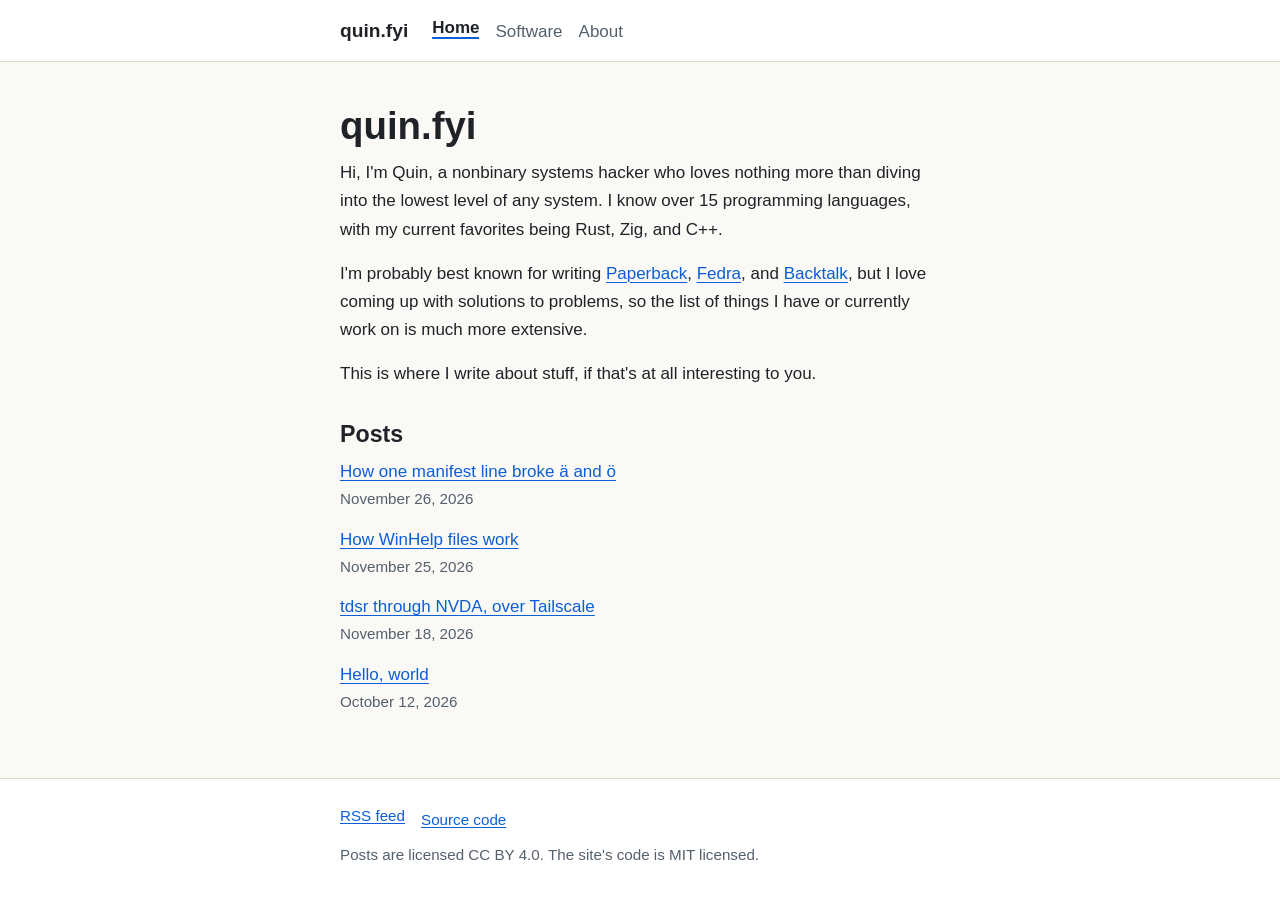
<file: index.html>
<!DOCTYPE html>
<html lang="en">
<head>
	<meta charset="utf-8" />
	<meta name="viewport" content="width=device-width, initial-scale=1" />
	
	
	<title>quin.fyi</title>
	
	<meta name="description" content="Quin Gillespie's blog." />
	<meta name="color-scheme" content="light dark" />
	<link rel="stylesheet" href="/css/site.css" />
	<link rel="alternate" type="application/rss+xml" title="quin.fyi" href="/rss.xml" />
	<link rel="alternate" type="application/feed+json" title="quin.fyi" href="/feed.json" />
</head>
<body>
	<header class="site-header">
		<div class="wrap">
			<a class="brand" href="/">quin.fyi</a>
			<nav class="site-nav" aria-label="Main">
				<ul>
					
					
					
						
						
							<li><a href="/" aria-current="page">Home</a></li>
						
					
						
						
							<li><a href="/software">Software</a></li>
						
					
						
						
							<li><a href="/about">About</a></li>
						
					
				</ul>
			</nav>
		</div>
	</header>
	<main>

<h1>quin.fyi</h1>
<p>Hi, I'm Quin, a nonbinary systems hacker who loves nothing more than diving into the lowest level of any system. I know over 15 programming languages, with my current favorites being Rust, Zig, and C++.</p>
<p>I'm probably best known for writing <a href="https://paperback.dev">Paperback</a>, <a href="https://github.com/trypsynth/fedra">Fedra</a>, and <a href="https://github.com/trypsynth/backtalk">Backtalk</a>, but I love coming up with solutions to problems, so the list of things I have or currently work on is much more extensive.</p>
<p>This is where I write about stuff, if that's at all interesting to you.</p>
<h2>Posts</h2>

<ul class="post-list">
	
	<li><a href="/posts/sapi-code-page.html">How one manifest line broke ä and ö</a> <time datetime="2026-11-26">November 26, 2026</time></li>
	
	<li><a href="/posts/how-winhelp-files-work.html">How WinHelp files work</a> <time datetime="2026-11-25">November 25, 2026</time></li>
	
	<li><a href="/posts/tdsr-with-nvda.html">tdsr through NVDA, over Tailscale</a> <time datetime="2026-11-18">November 18, 2026</time></li>
	
	<li><a href="/posts/hello-world.html">Hello, world</a> <time datetime="2026-10-12">October 12, 2026</time></li>
	
</ul>


	</main>
	<footer class="site-footer">
		<div class="wrap">
			<ul>
				<li><a href="/rss.xml">RSS feed</a></li>
				<li><a href="https://github.com/trypsynth/quin.fyi">Source code</a></li>
			</ul>
			<p>Posts are licensed CC BY 4.0. The site's code is MIT licensed.</p>
		</div>
	</footer>
</body>
</html>
</file>
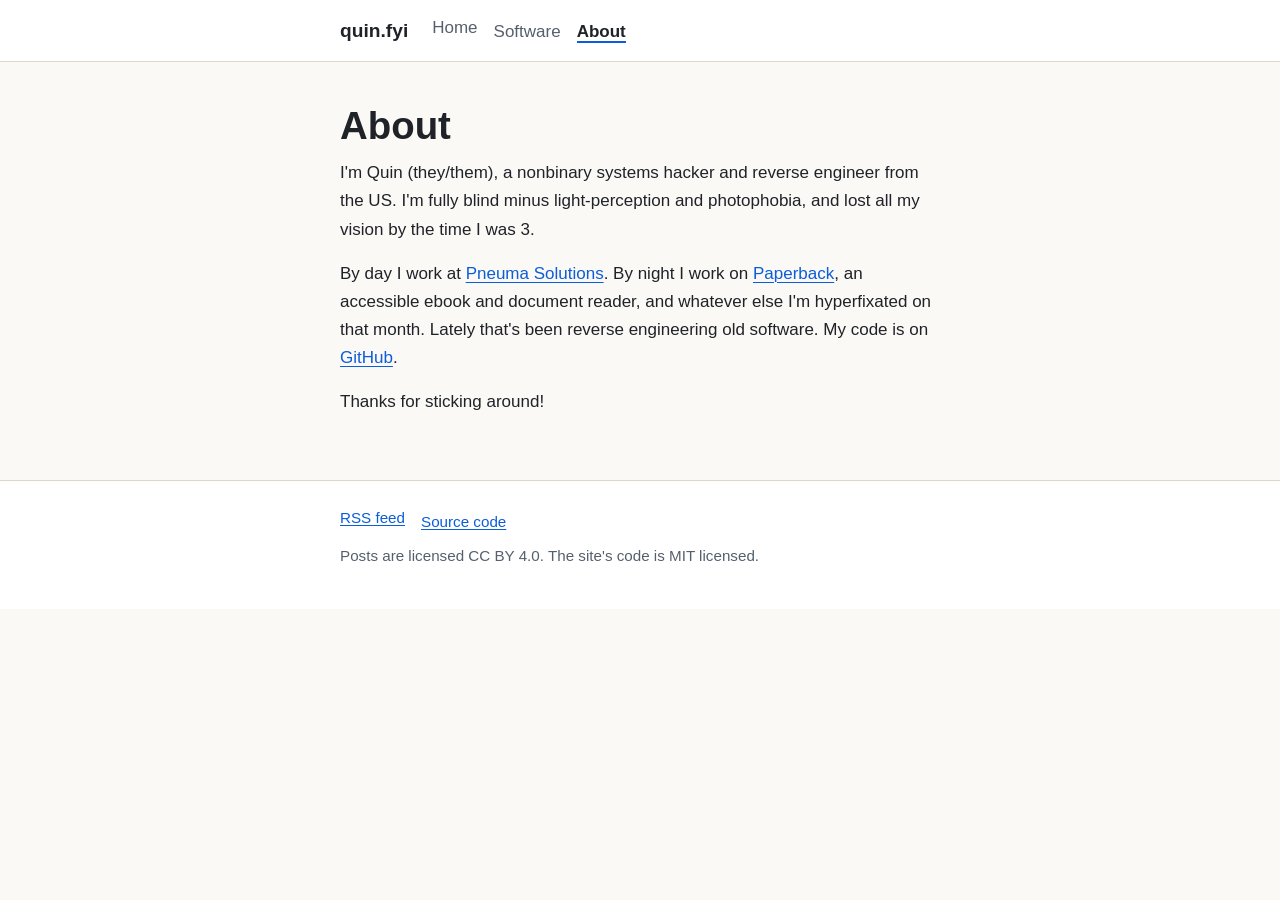
<file: about/index.html>
<!DOCTYPE html>
<html lang="en">
<head>
	<meta charset="utf-8" />
	<meta name="viewport" content="width=device-width, initial-scale=1" />
	
	
	<title>About &ndash; quin.fyi</title>
	
	<meta name="description" content="Who I am, and what you'll find here." />
	<meta name="color-scheme" content="light dark" />
	<link rel="stylesheet" href="/css/site.css" />
	<link rel="alternate" type="application/rss+xml" title="quin.fyi" href="/rss.xml" />
	<link rel="alternate" type="application/feed+json" title="quin.fyi" href="/feed.json" />
</head>
<body>
	<header class="site-header">
		<div class="wrap">
			<a class="brand" href="/">quin.fyi</a>
			<nav class="site-nav" aria-label="Main">
				<ul>
					
					
					
						
						
							<li><a href="/">Home</a></li>
						
					
						
						
							<li><a href="/software">Software</a></li>
						
					
						
						
							<li><a href="/about" aria-current="page">About</a></li>
						
					
				</ul>
			</nav>
		</div>
	</header>
	<main>

<h1>About</h1>
<p>I'm Quin (they/them), a nonbinary systems hacker and reverse engineer from the US. I'm fully blind minus light-perception and photophobia, and lost all my vision by the time I was 3.</p>
<p>By day I work at <a href="https://pneumasolutions.com">Pneuma Solutions</a>. By night I work on <a href="https://paperback.dev">Paperback</a>, an accessible ebook and document reader, and whatever else I'm hyperfixated on that month. Lately that's been reverse engineering old software. My code is on <a href="https://github.com/trypsynth">GitHub</a>.</p>
<p>Thanks for sticking around!</p>

	</main>
	<footer class="site-footer">
		<div class="wrap">
			<ul>
				<li><a href="/rss.xml">RSS feed</a></li>
				<li><a href="https://github.com/trypsynth/quin.fyi">Source code</a></li>
			</ul>
			<p>Posts are licensed CC BY 4.0. The site's code is MIT licensed.</p>
		</div>
	</footer>
</body>
</html>
</file>
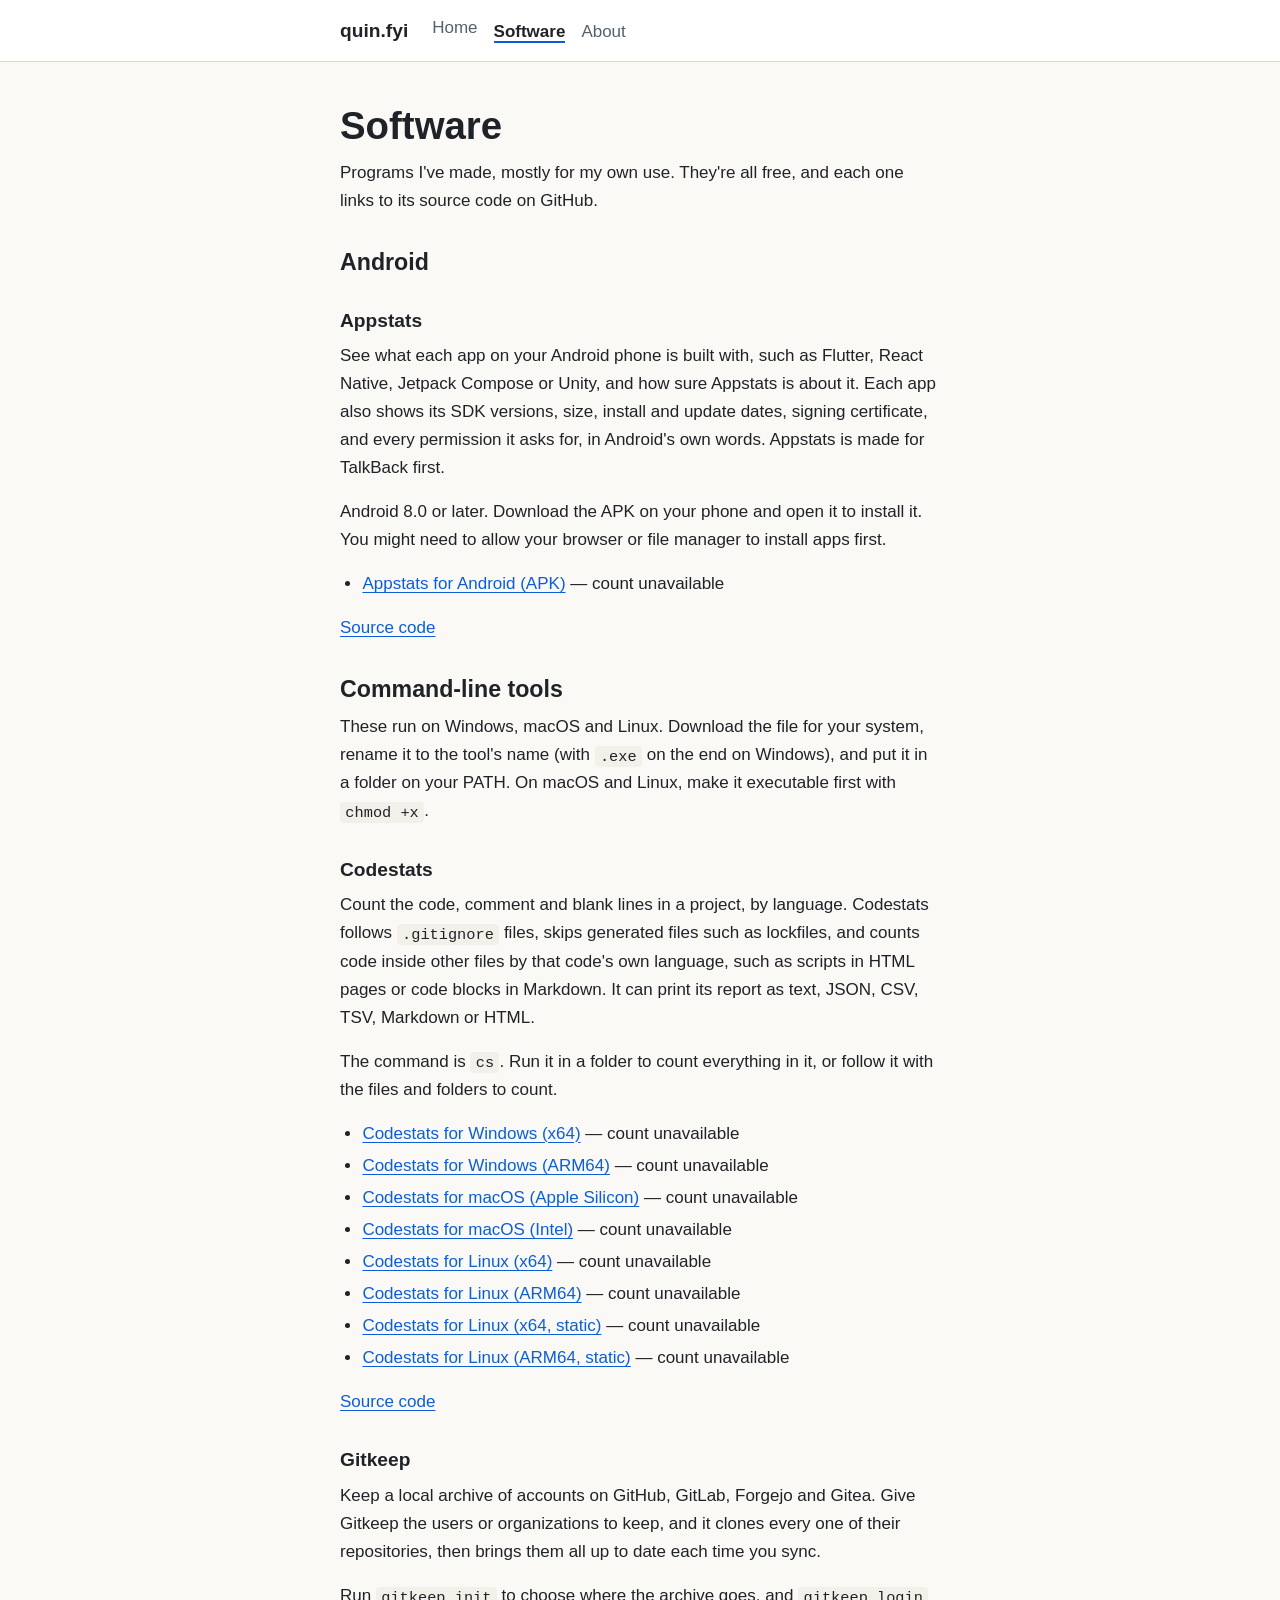
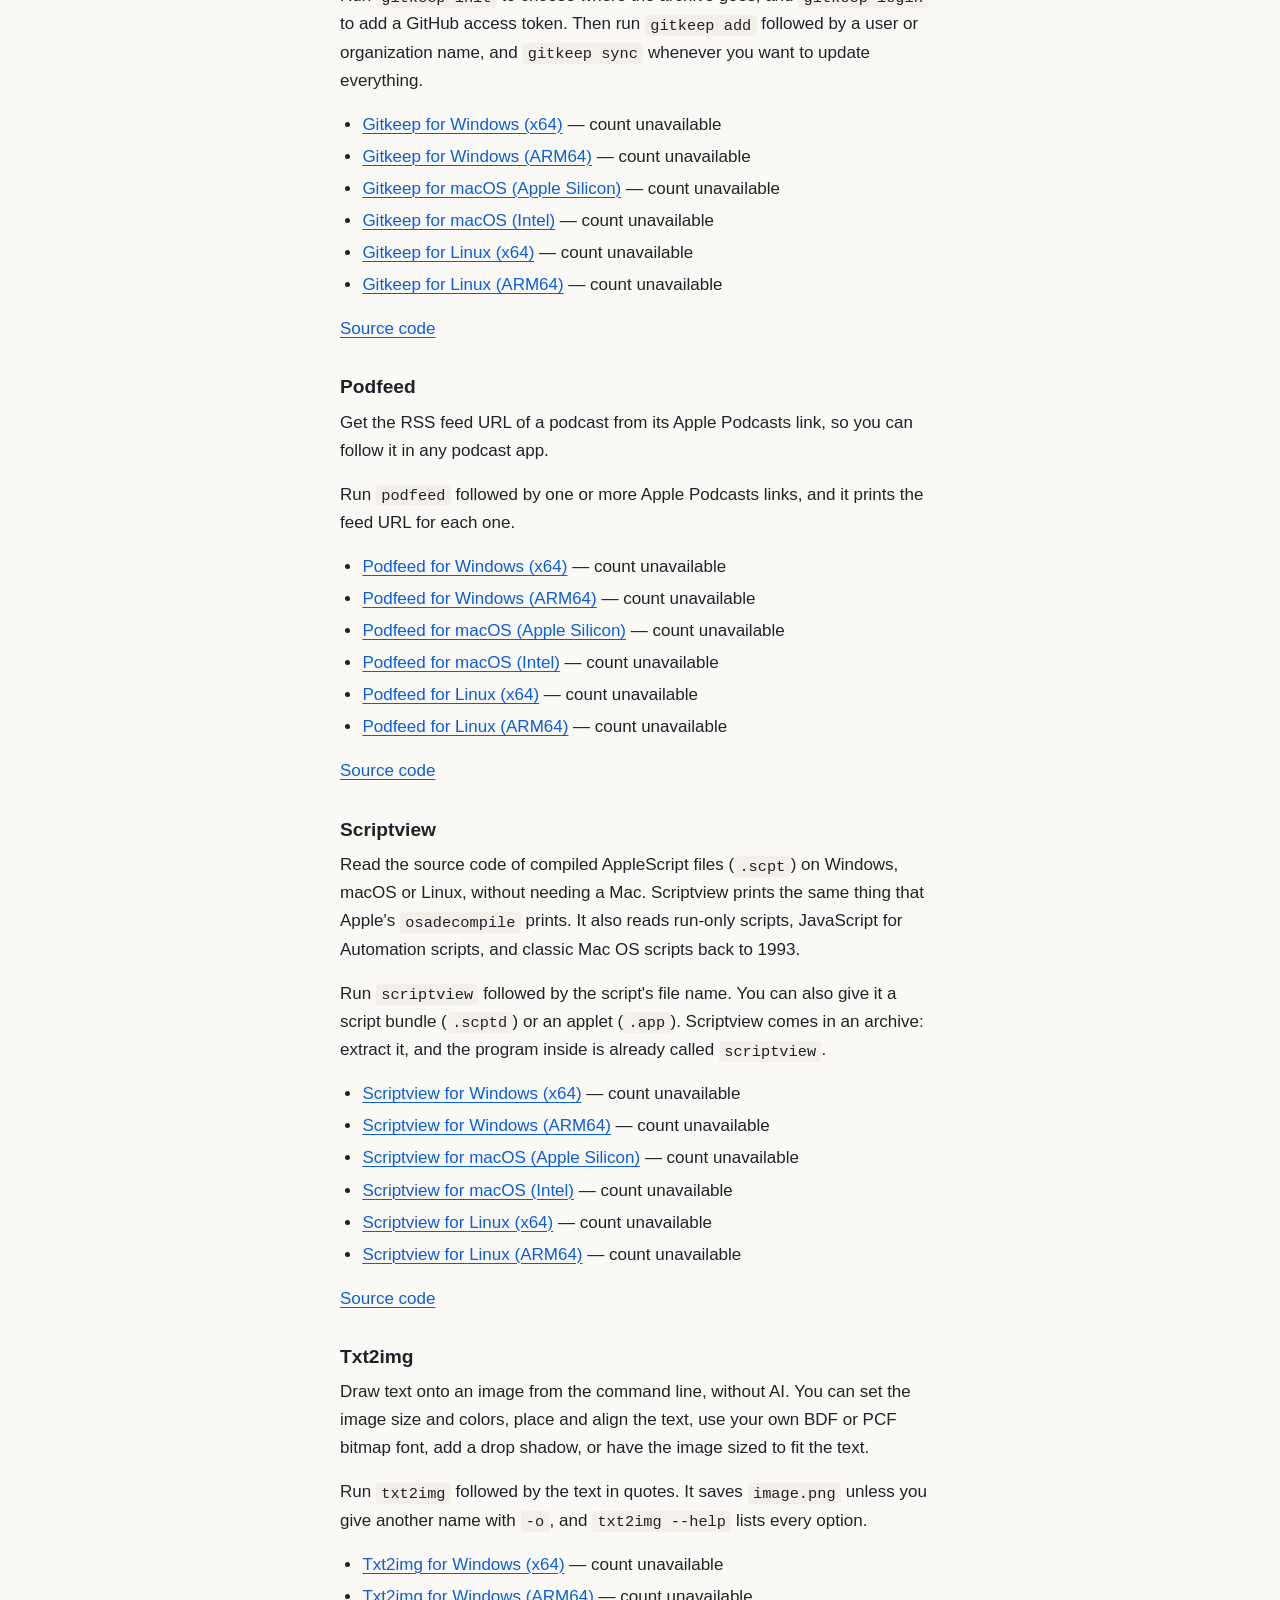
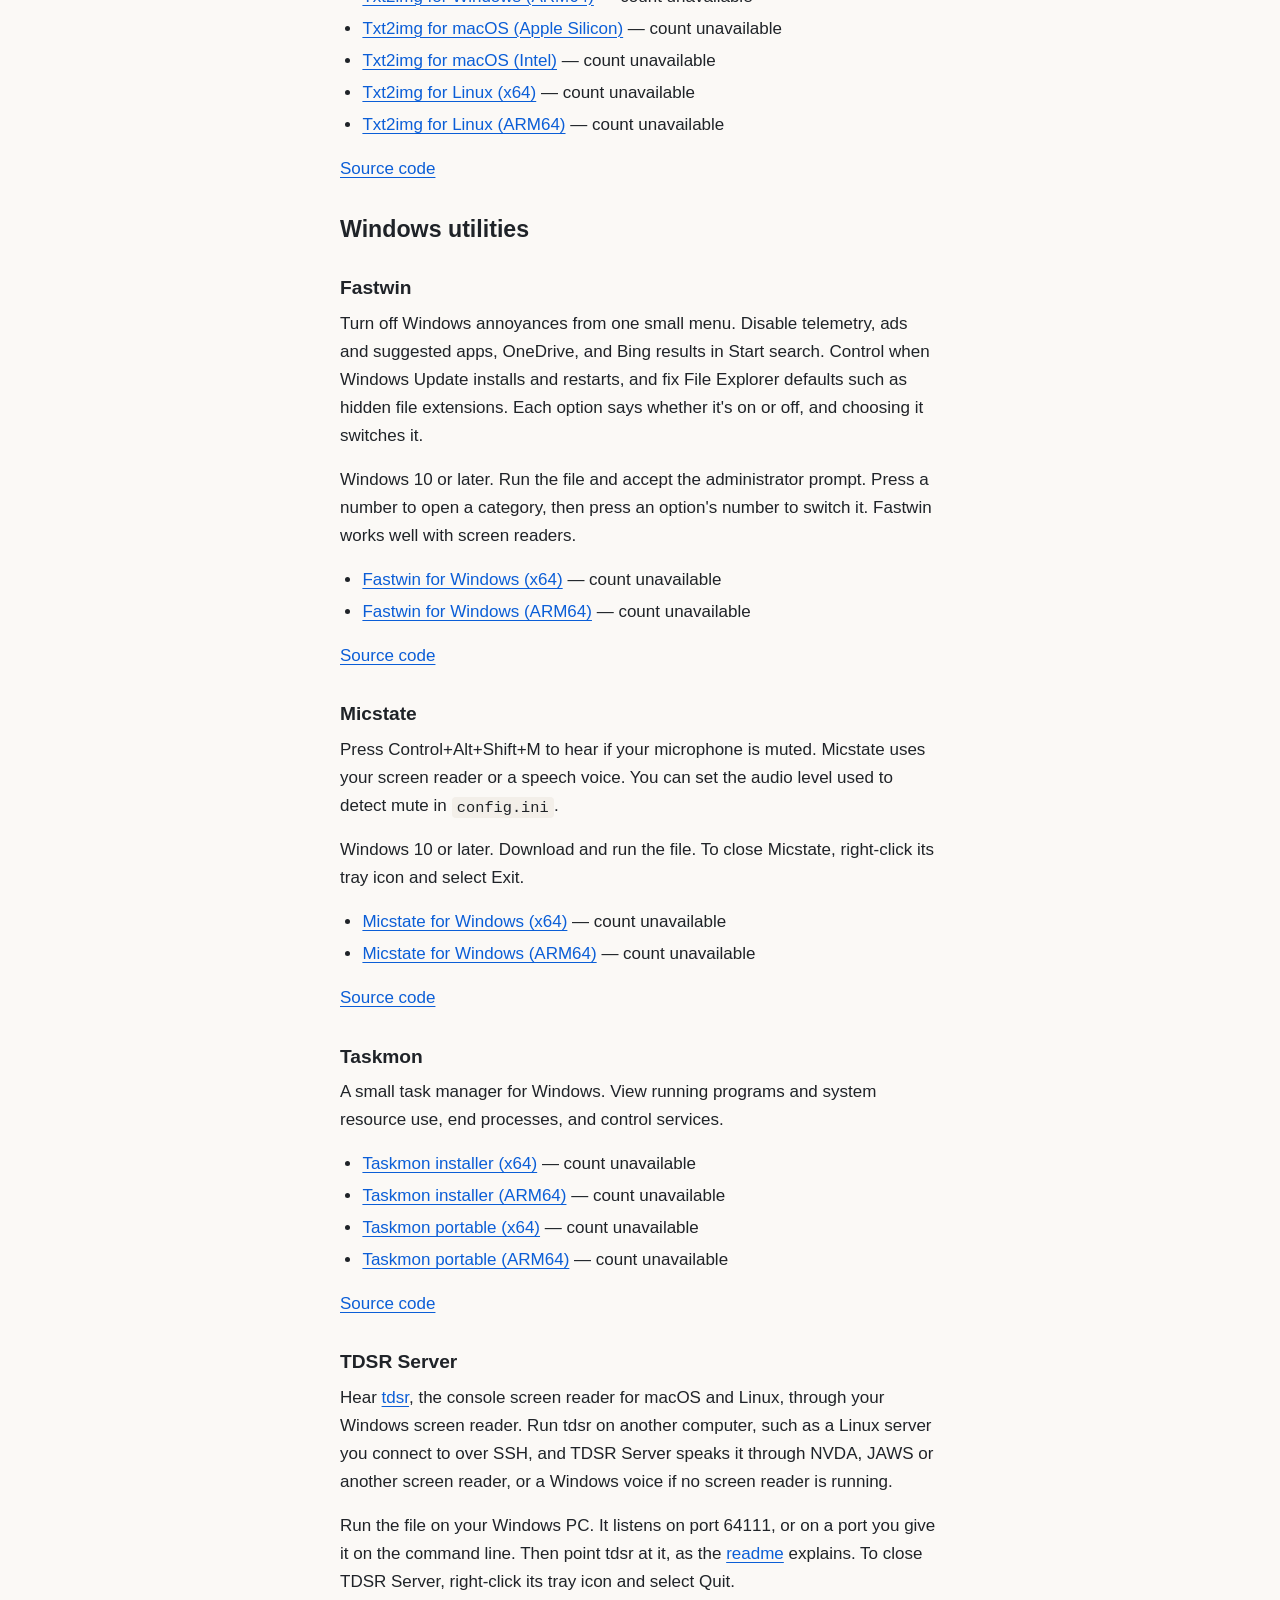
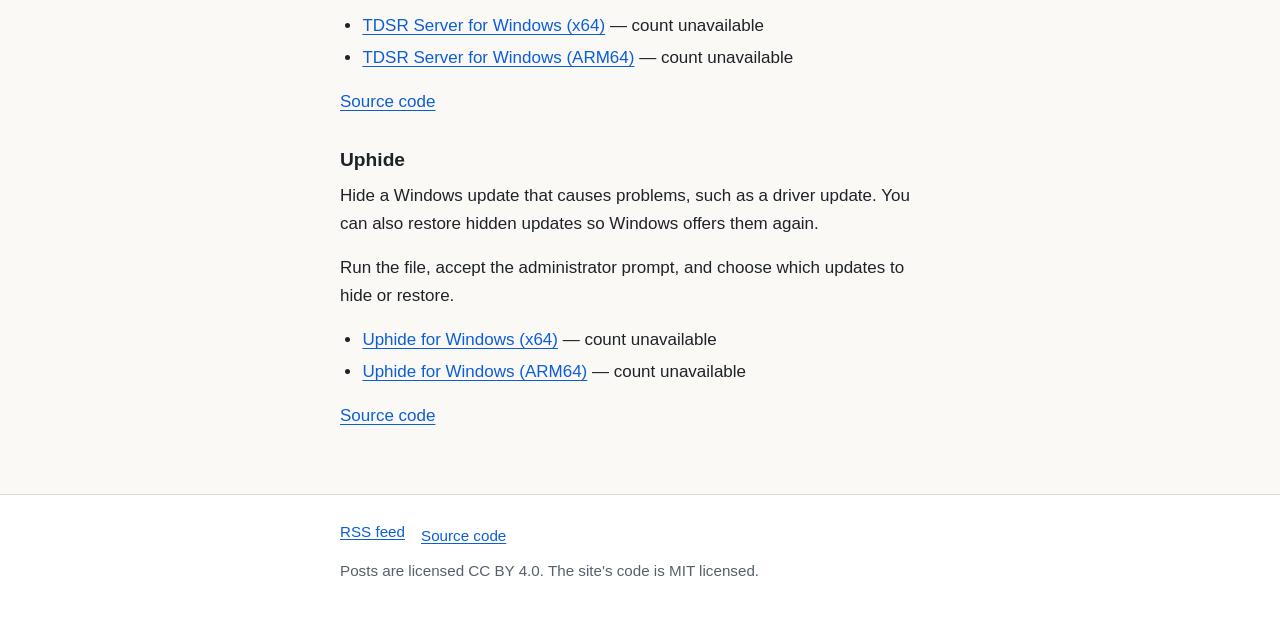
<file: software/index.html>
<!DOCTYPE html>
<html lang="en">
<head>
	<meta charset="utf-8" />
	<meta name="viewport" content="width=device-width, initial-scale=1" />
	
	
	<title>Software &ndash; quin.fyi</title>
	
	<meta name="description" content="Free software by Quin Gillespie." />
	<meta name="color-scheme" content="light dark" />
	<link rel="stylesheet" href="/css/site.css" />
	<link rel="alternate" type="application/rss+xml" title="quin.fyi" href="/rss.xml" />
	<link rel="alternate" type="application/feed+json" title="quin.fyi" href="/feed.json" />
</head>
<body>
	<header class="site-header">
		<div class="wrap">
			<a class="brand" href="/">quin.fyi</a>
			<nav class="site-nav" aria-label="Main">
				<ul>
					
					
					
						
						
							<li><a href="/">Home</a></li>
						
					
						
						
							<li><a href="/software" aria-current="page">Software</a></li>
						
					
						
						
							<li><a href="/about">About</a></li>
						
					
				</ul>
			</nav>
		</div>
	</header>
	<main>

<h1>Software</h1>
<p>Programs I've made, mostly for my own use. They're all free, and each one links to its source code on GitHub.</p>
<h2>Android</h2>
<h3>Appstats</h3>
<p>See what each app on your Android phone is built with, such as Flutter, React Native, Jetpack Compose or Unity, and how sure Appstats is about it. Each app also shows its SDK versions, size, install and update dates, signing certificate, and every permission it asks for, in Android's own words. Appstats is made for TalkBack first.</p>
<p>Android 8.0 or later. Download the APK on your phone and open it to install it. You might need to allow your browser or file manager to install apps first.</p>
<ul data-download-repo="appstats">
  <li><a href="https://github.com/trypsynth/appstats/releases/download/v0.1.0/appstats-0.1.0.apk">Appstats for Android (APK)</a></li>
</ul>
<p><a href="https://github.com/trypsynth/appstats">Source code</a></p>
<h2>Command-line tools</h2>
<p>These run on Windows, macOS and Linux. Download the file for your system, rename it to the tool's name (with <code>.exe</code> on the end on Windows), and put it in a folder on your PATH. On macOS and Linux, make it executable first with <code>chmod +x</code>.</p>
<h3>Codestats</h3>
<p>Count the code, comment and blank lines in a project, by language. Codestats follows <code>.gitignore</code> files, skips generated files such as lockfiles, and counts code inside other files by that code's own language, such as scripts in HTML pages or code blocks in Markdown. It can print its report as text, JSON, CSV, TSV, Markdown or HTML.</p>
<p>The command is <code>cs</code>. Run it in a folder to count everything in it, or follow it with the files and folders to count.</p>
<ul data-download-repo="codestats">
  <li><a href="https://github.com/trypsynth/codestats/releases/latest/download/cs-x86_64-pc-windows-gnu.exe">Codestats for Windows (x64)</a></li>
  <li><a href="https://github.com/trypsynth/codestats/releases/latest/download/cs-aarch64-pc-windows-gnullvm.exe">Codestats for Windows (ARM64)</a></li>
  <li><a href="https://github.com/trypsynth/codestats/releases/latest/download/cs-aarch64-apple-darwin">Codestats for macOS (Apple Silicon)</a></li>
  <li><a href="https://github.com/trypsynth/codestats/releases/latest/download/cs-x86_64-apple-darwin">Codestats for macOS (Intel)</a></li>
  <li><a href="https://github.com/trypsynth/codestats/releases/latest/download/cs-x86_64-unknown-linux-gnu">Codestats for Linux (x64)</a></li>
  <li><a href="https://github.com/trypsynth/codestats/releases/latest/download/cs-aarch64-unknown-linux-gnu">Codestats for Linux (ARM64)</a></li>
  <li><a href="https://github.com/trypsynth/codestats/releases/latest/download/cs-x86_64-unknown-linux-musl">Codestats for Linux (x64, static)</a></li>
  <li><a href="https://github.com/trypsynth/codestats/releases/latest/download/cs-aarch64-unknown-linux-musl">Codestats for Linux (ARM64, static)</a></li>
</ul>
<p><a href="https://github.com/trypsynth/codestats">Source code</a></p>
<h3>Gitkeep</h3>
<p>Keep a local archive of accounts on GitHub, GitLab, Forgejo and Gitea. Give Gitkeep the users or organizations to keep, and it clones every one of their repositories, then brings them all up to date each time you sync.</p>
<p>Run <code>gitkeep init</code> to choose where the archive goes, and <code>gitkeep login</code> to add a GitHub access token. Then run <code>gitkeep add</code> followed by a user or organization name, and <code>gitkeep sync</code> whenever you want to update everything.</p>
<ul data-download-repo="gitkeep">
  <li><a href="https://github.com/trypsynth/gitkeep/releases/latest/download/gitkeep-x86_64-pc-windows-gnu.exe">Gitkeep for Windows (x64)</a></li>
  <li><a href="https://github.com/trypsynth/gitkeep/releases/latest/download/gitkeep-aarch64-pc-windows-gnullvm.exe">Gitkeep for Windows (ARM64)</a></li>
  <li><a href="https://github.com/trypsynth/gitkeep/releases/latest/download/gitkeep-aarch64-apple-darwin">Gitkeep for macOS (Apple Silicon)</a></li>
  <li><a href="https://github.com/trypsynth/gitkeep/releases/latest/download/gitkeep-x86_64-apple-darwin">Gitkeep for macOS (Intel)</a></li>
  <li><a href="https://github.com/trypsynth/gitkeep/releases/latest/download/gitkeep-x86_64-unknown-linux-musl">Gitkeep for Linux (x64)</a></li>
  <li><a href="https://github.com/trypsynth/gitkeep/releases/latest/download/gitkeep-aarch64-unknown-linux-musl">Gitkeep for Linux (ARM64)</a></li>
</ul>
<p><a href="https://github.com/trypsynth/gitkeep">Source code</a></p>
<h3>Podfeed</h3>
<p>Get the RSS feed URL of a podcast from its Apple Podcasts link, so you can follow it in any podcast app.</p>
<p>Run <code>podfeed</code> followed by one or more Apple Podcasts links, and it prints the feed URL for each one.</p>
<ul data-download-repo="podfeed">
  <li><a href="https://github.com/trypsynth/podfeed/releases/latest/download/podfeed-x86_64-windows-gnu.exe">Podfeed for Windows (x64)</a></li>
  <li><a href="https://github.com/trypsynth/podfeed/releases/latest/download/podfeed-aarch64-windows-gnu.exe">Podfeed for Windows (ARM64)</a></li>
  <li><a href="https://github.com/trypsynth/podfeed/releases/latest/download/podfeed-aarch64-macos">Podfeed for macOS (Apple Silicon)</a></li>
  <li><a href="https://github.com/trypsynth/podfeed/releases/latest/download/podfeed-x86_64-macos">Podfeed for macOS (Intel)</a></li>
  <li><a href="https://github.com/trypsynth/podfeed/releases/latest/download/podfeed-x86_64-linux-musl">Podfeed for Linux (x64)</a></li>
  <li><a href="https://github.com/trypsynth/podfeed/releases/latest/download/podfeed-aarch64-linux-musl">Podfeed for Linux (ARM64)</a></li>
</ul>
<p><a href="https://github.com/trypsynth/podfeed">Source code</a></p>
<h3>Scriptview</h3>
<p>Read the source code of compiled AppleScript files (<code>.scpt</code>) on Windows, macOS or Linux, without needing a Mac. Scriptview prints the same thing that Apple's <code>osadecompile</code> prints. It also reads run-only scripts, JavaScript for Automation scripts, and classic Mac OS scripts back to 1993.</p>
<p>Run <code>scriptview</code> followed by the script's file name. You can also give it a script bundle (<code>.scptd</code>) or an applet (<code>.app</code>). Scriptview comes in an archive: extract it, and the program inside is already called <code>scriptview</code>.</p>
<ul data-download-repo="scriptview">
  <li><a href="https://github.com/trypsynth/scriptview/releases/download/v0.4.0/scriptview-v0.4.0-windows-amd64.zip">Scriptview for Windows (x64)</a></li>
  <li><a href="https://github.com/trypsynth/scriptview/releases/download/v0.4.0/scriptview-v0.4.0-windows-arm64.zip">Scriptview for Windows (ARM64)</a></li>
  <li><a href="https://github.com/trypsynth/scriptview/releases/download/v0.4.0/scriptview-v0.4.0-darwin-arm64.tar.gz">Scriptview for macOS (Apple Silicon)</a></li>
  <li><a href="https://github.com/trypsynth/scriptview/releases/download/v0.4.0/scriptview-v0.4.0-darwin-amd64.tar.gz">Scriptview for macOS (Intel)</a></li>
  <li><a href="https://github.com/trypsynth/scriptview/releases/download/v0.4.0/scriptview-v0.4.0-linux-amd64.tar.gz">Scriptview for Linux (x64)</a></li>
  <li><a href="https://github.com/trypsynth/scriptview/releases/download/v0.4.0/scriptview-v0.4.0-linux-arm64.tar.gz">Scriptview for Linux (ARM64)</a></li>
</ul>
<p><a href="https://github.com/trypsynth/scriptview">Source code</a></p>
<h3>Txt2img</h3>
<p>Draw text onto an image from the command line, without AI. You can set the image size and colors, place and align the text, use your own BDF or PCF bitmap font, add a drop shadow, or have the image sized to fit the text.</p>
<p>Run <code>txt2img</code> followed by the text in quotes. It saves <code>image.png</code> unless you give another name with <code>-o</code>, and <code>txt2img --help</code> lists every option.</p>
<ul data-download-repo="txt2img">
  <li><a href="https://github.com/trypsynth/txt2img/releases/latest/download/txt2img-x86_64-windows-gnu.exe">Txt2img for Windows (x64)</a></li>
  <li><a href="https://github.com/trypsynth/txt2img/releases/latest/download/txt2img-aarch64-windows-gnu.exe">Txt2img for Windows (ARM64)</a></li>
  <li><a href="https://github.com/trypsynth/txt2img/releases/latest/download/txt2img-aarch64-macos">Txt2img for macOS (Apple Silicon)</a></li>
  <li><a href="https://github.com/trypsynth/txt2img/releases/latest/download/txt2img-x86_64-macos">Txt2img for macOS (Intel)</a></li>
  <li><a href="https://github.com/trypsynth/txt2img/releases/latest/download/txt2img-x86_64-linux-musl">Txt2img for Linux (x64)</a></li>
  <li><a href="https://github.com/trypsynth/txt2img/releases/latest/download/txt2img-aarch64-linux-musl">Txt2img for Linux (ARM64)</a></li>
</ul>
<p><a href="https://github.com/trypsynth/txt2img">Source code</a></p>
<h2>Windows utilities</h2>
<h3>Fastwin</h3>
<p>Turn off Windows annoyances from one small menu. Disable telemetry, ads and suggested apps, OneDrive, and Bing results in Start search. Control when Windows Update installs and restarts, and fix File Explorer defaults such as hidden file extensions. Each option says whether it's on or off, and choosing it switches it.</p>
<p>Windows 10 or later. Run the file and accept the administrator prompt. Press a number to open a category, then press an option's number to switch it. Fastwin works well with screen readers.</p>
<ul data-download-repo="fastwin">
  <li><a href="https://github.com/trypsynth/fastwin/releases/latest/download/fastwin-x64.exe">Fastwin for Windows (x64)</a></li>
  <li><a href="https://github.com/trypsynth/fastwin/releases/latest/download/fastwin-arm64.exe">Fastwin for Windows (ARM64)</a></li>
</ul>
<p><a href="https://github.com/trypsynth/fastwin">Source code</a></p>
<h3>Micstate</h3>
<p>Press Control+Alt+Shift+M to hear if your microphone is muted. Micstate uses your screen reader or a speech voice. You can set the audio level used to detect mute in <code>config.ini</code>.</p>
<p>Windows 10 or later. Download and run the file. To close Micstate, right-click its tray icon and select Exit.</p>
<ul id="micstate-downloads" data-download-repo="micstate">
  <li><a href="https://github.com/trypsynth/micstate/releases/latest/download/micstate-x64.exe">Micstate for Windows (x64)</a></li>
  <li><a href="https://github.com/trypsynth/micstate/releases/latest/download/micstate-arm64.exe">Micstate for Windows (ARM64)</a></li>
</ul>
<p><a href="https://github.com/trypsynth/micstate">Source code</a></p>
<h3>Taskmon</h3>
<p>A small task manager for Windows. View running programs and system resource use, end processes, and control services.</p>
<ul data-download-repo="taskmon">
  <li><a href="https://github.com/trypsynth/taskmon/releases/latest/download/taskmon-setup-x64.exe">Taskmon installer (x64)</a></li>
  <li><a href="https://github.com/trypsynth/taskmon/releases/latest/download/taskmon-setup-arm64.exe">Taskmon installer (ARM64)</a></li>
  <li><a href="https://github.com/trypsynth/taskmon/releases/latest/download/taskmon-x64.zip">Taskmon portable (x64)</a></li>
  <li><a href="https://github.com/trypsynth/taskmon/releases/latest/download/taskmon-arm64.zip">Taskmon portable (ARM64)</a></li>
</ul>
<p><a href="https://github.com/trypsynth/taskmon">Source code</a></p>
<h3>TDSR Server</h3>
<p>Hear <a href="https://github.com/tspivey/tdsr">tdsr</a>, the console screen reader for macOS and Linux, through your Windows screen reader. Run tdsr on another computer, such as a Linux server you connect to over SSH, and TDSR Server speaks it through NVDA, JAWS or another screen reader, or a Windows voice if no screen reader is running.</p>
<p>Run the file on your Windows PC. It listens on port 64111, or on a port you give it on the command line. Then point tdsr at it, as the <a href="https://github.com/trypsynth/tdsr-server#usage">readme</a> explains. To close TDSR Server, right-click its tray icon and select Quit.</p>
<ul data-download-repo="tdsr-server">
  <li><a href="https://github.com/trypsynth/tdsr-server/releases/latest/download/tdsr-server-x64.exe">TDSR Server for Windows (x64)</a></li>
  <li><a href="https://github.com/trypsynth/tdsr-server/releases/latest/download/tdsr-server-arm64.exe">TDSR Server for Windows (ARM64)</a></li>
</ul>
<p><a href="https://github.com/trypsynth/tdsr-server">Source code</a></p>
<h3>Uphide</h3>
<p>Hide a Windows update that causes problems, such as a driver update. You can also restore hidden updates so Windows offers them again.</p>
<p>Run the file, accept the administrator prompt, and choose which updates to hide or restore.</p>
<ul data-download-repo="uphide">
  <li><a href="https://github.com/trypsynth/uphide/releases/latest/download/uphide-x64.exe">Uphide for Windows (x64)</a></li>
  <li><a href="https://github.com/trypsynth/uphide/releases/latest/download/uphide-arm64.exe">Uphide for Windows (ARM64)</a></li>
</ul>
<p><a href="https://github.com/trypsynth/uphide">Source code</a></p>
<script src="/js/downloads.js" defer></script>

	</main>
	<footer class="site-footer">
		<div class="wrap">
			<ul>
				<li><a href="/rss.xml">RSS feed</a></li>
				<li><a href="https://github.com/trypsynth/quin.fyi">Source code</a></li>
			</ul>
			<p>Posts are licensed CC BY 4.0. The site's code is MIT licensed.</p>
		</div>
	</footer>
</body>
</html>
</file>
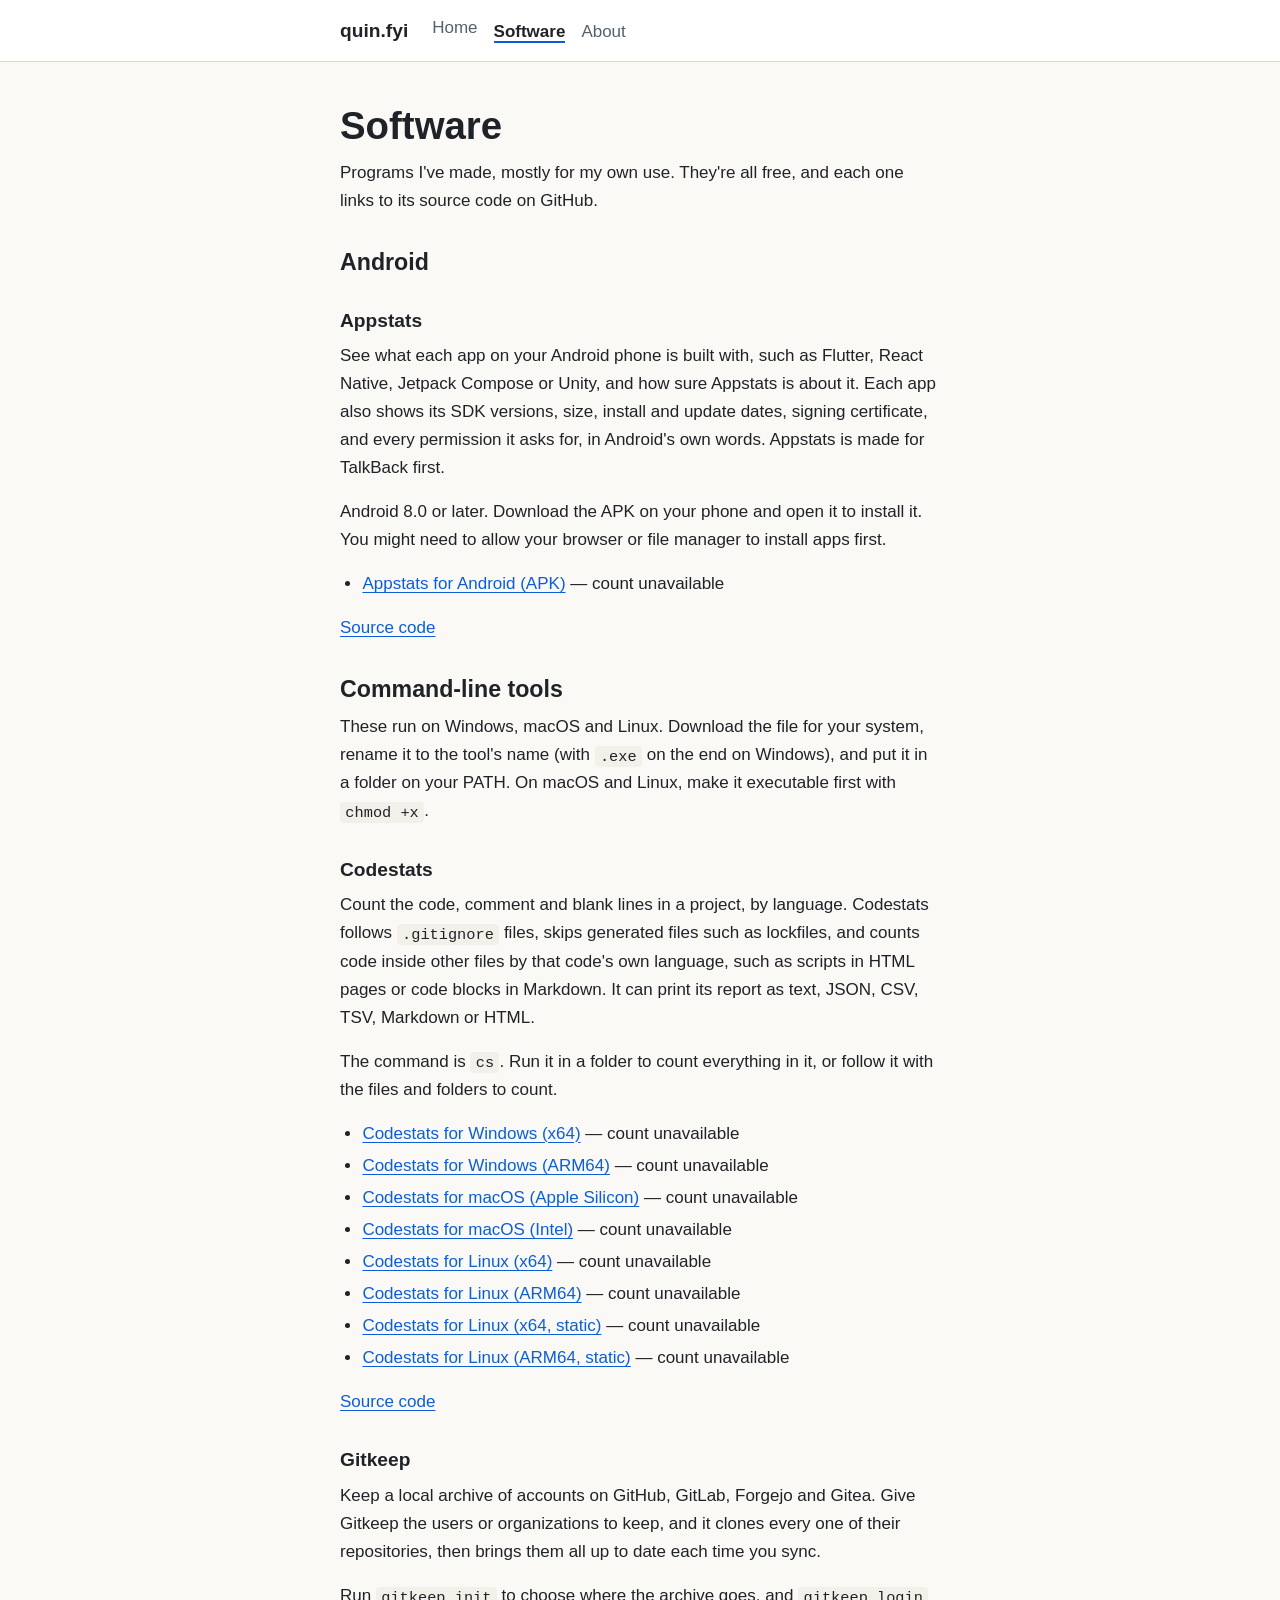
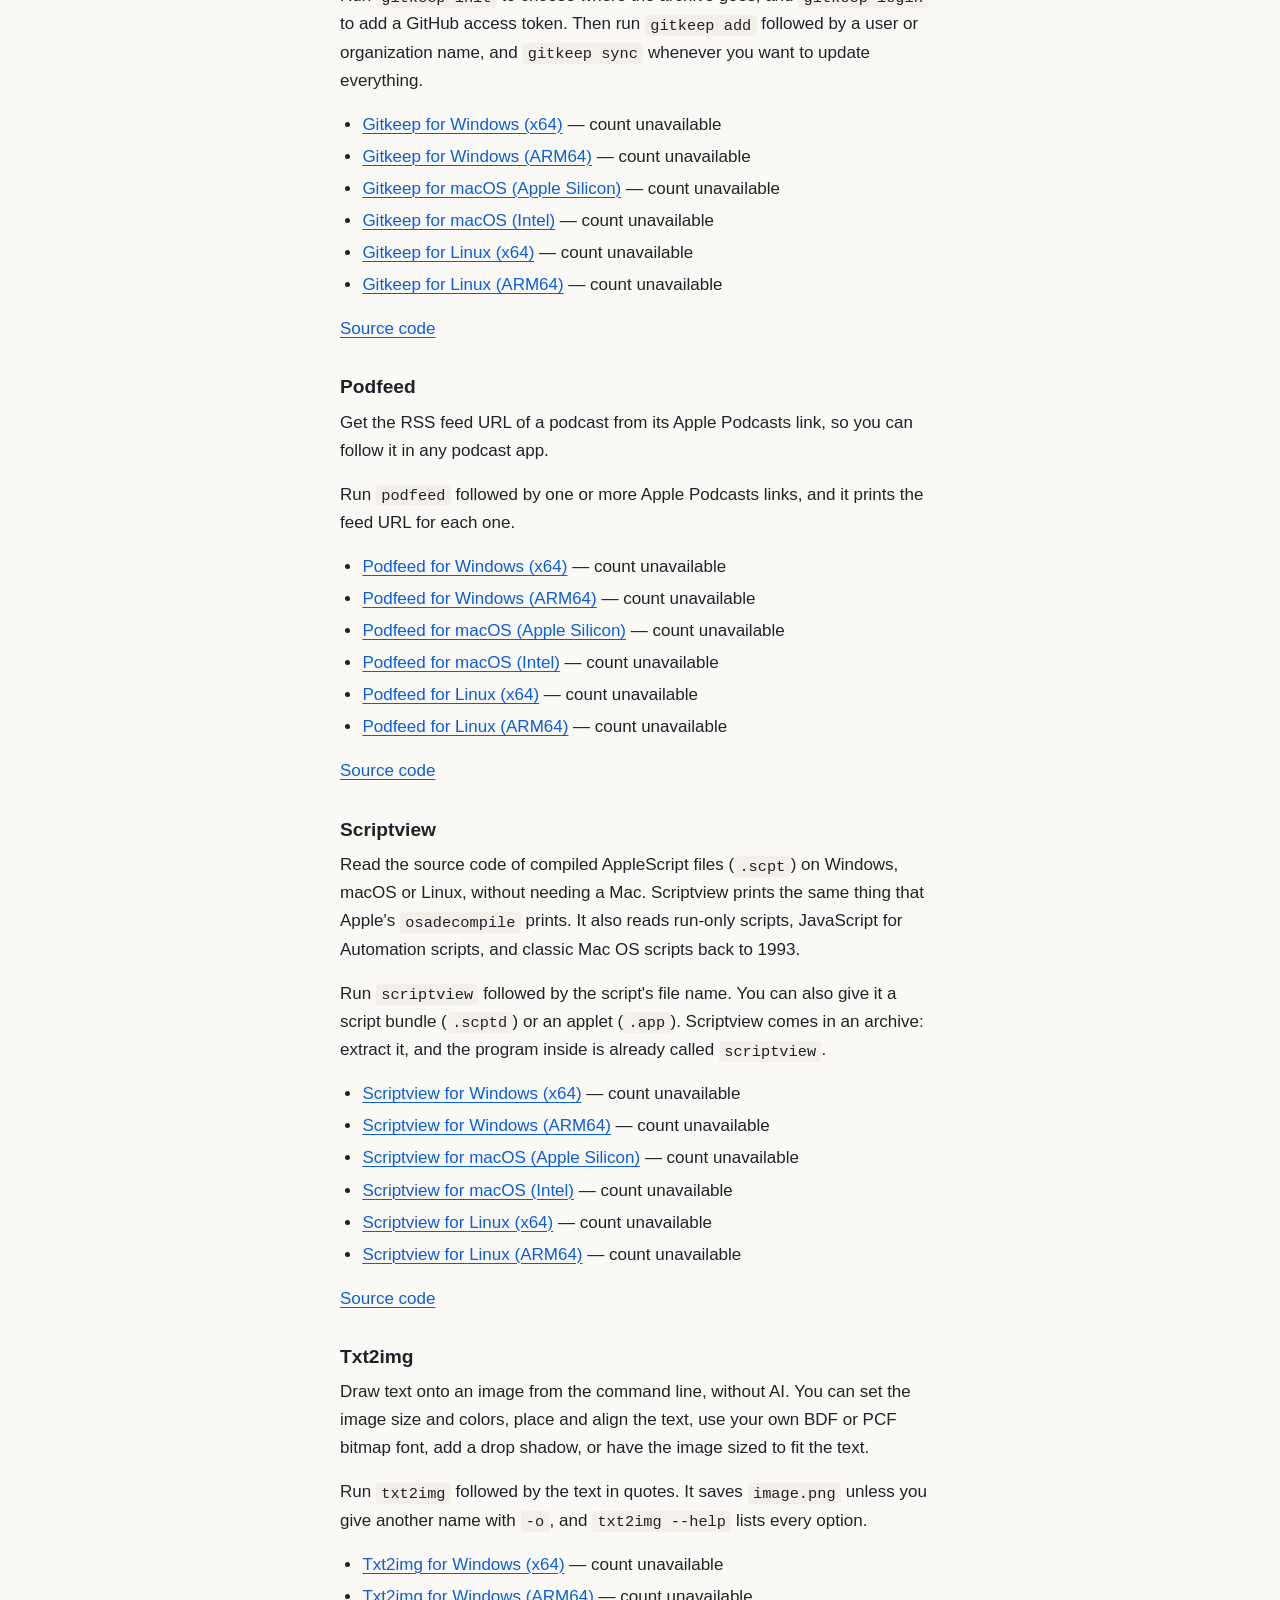
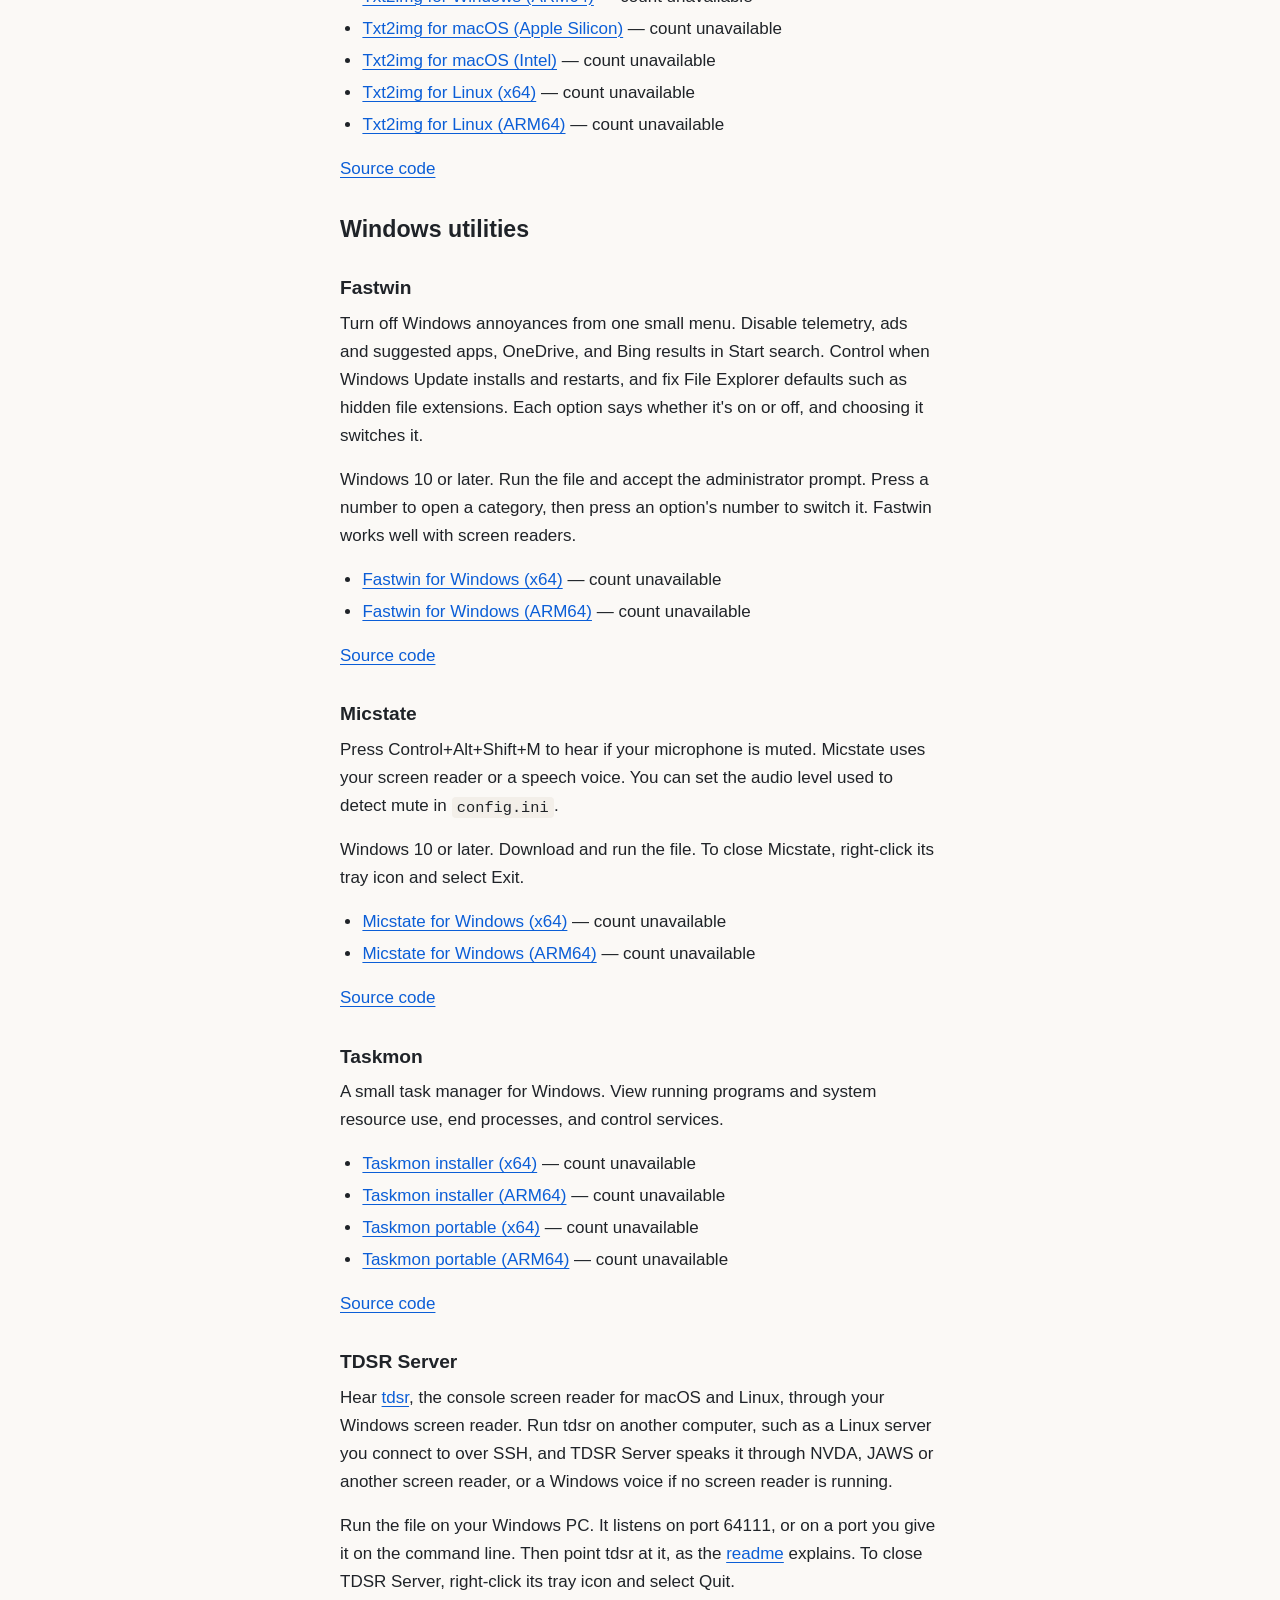
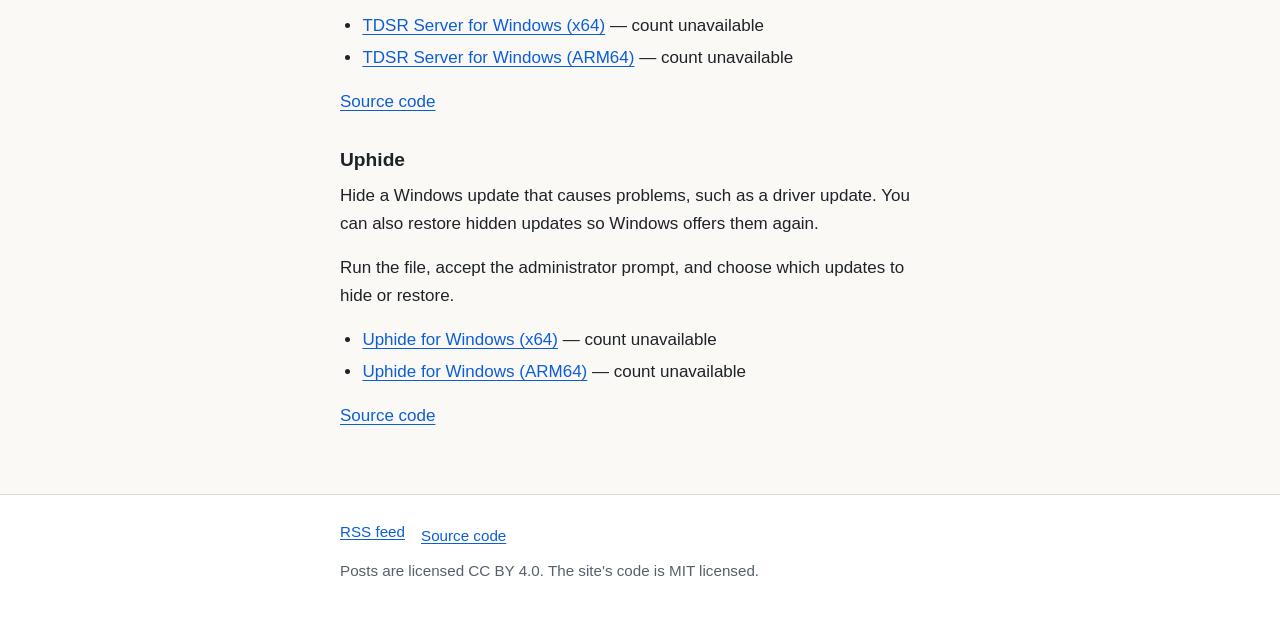
<file: win/index.html>
<!DOCTYPE html>
<html lang="en">
<head>
	<meta charset="utf-8" />
	<title>Software &ndash; quin.fyi</title>
	<link rel="canonical" href="https://quin.fyi/software/" />
	<meta http-equiv="refresh" content="0; url=/software/" />
	<script>location.replace("/software/" + location.hash);</script>
</head>
<body>
	<p>The Windows utilities page has moved to <a href="/software/">Software</a>.</p>
</body>
</html>
</file>
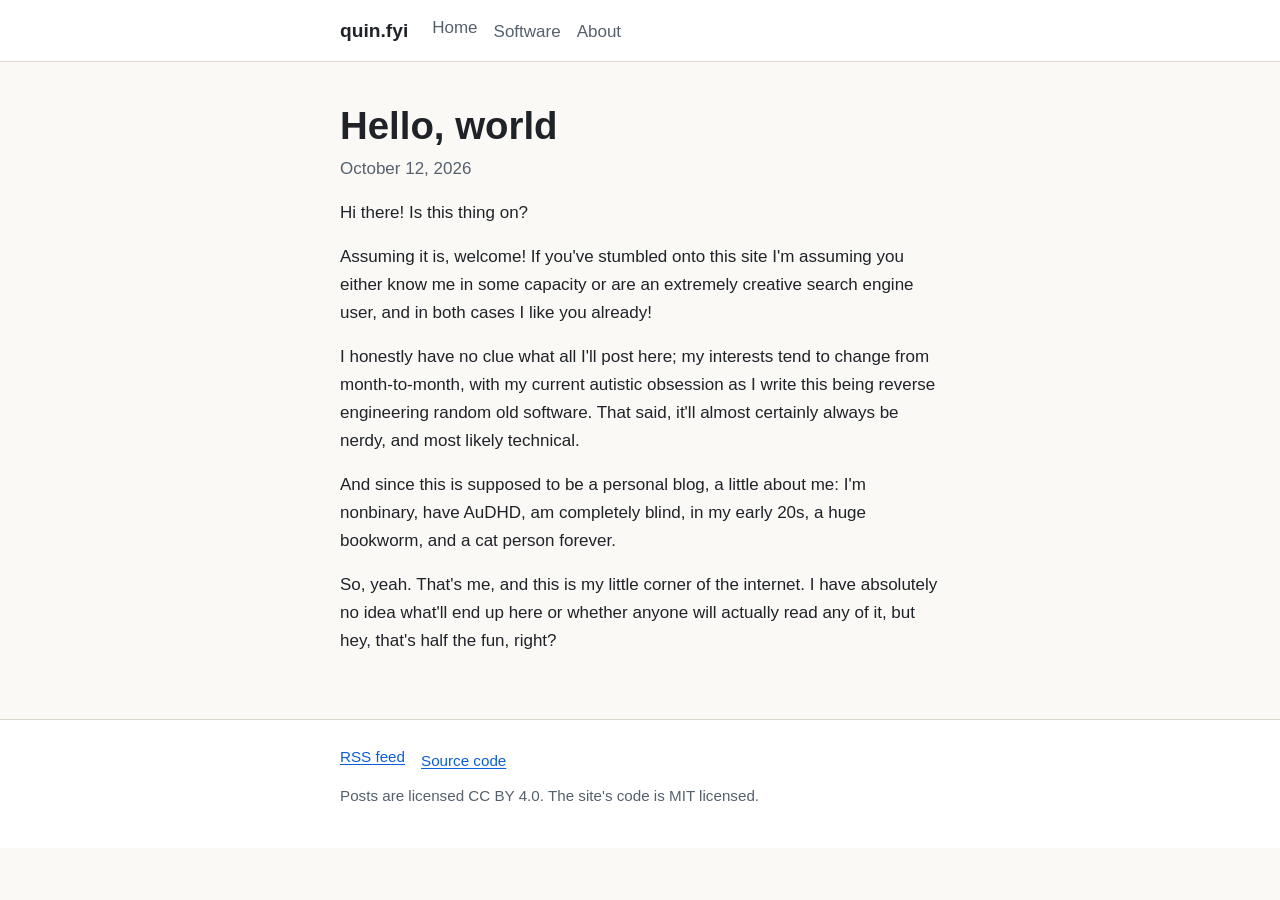
<file: posts/hello-world.html>
<!DOCTYPE html>
<html lang="en">
<head>
	<meta charset="utf-8" />
	<meta name="viewport" content="width=device-width, initial-scale=1" />
	
	
	<title>Hello, world &ndash; quin.fyi</title>
	
	<meta name="description" content="A first post, and a little about me." />
	<meta name="color-scheme" content="light dark" />
	<link rel="stylesheet" href="/css/site.css" />
	<link rel="alternate" type="application/rss+xml" title="quin.fyi" href="/rss.xml" />
	<link rel="alternate" type="application/feed+json" title="quin.fyi" href="/feed.json" />
</head>
<body>
	<header class="site-header">
		<div class="wrap">
			<a class="brand" href="/">quin.fyi</a>
			<nav class="site-nav" aria-label="Main">
				<ul>
					
					
					
						
						
							<li><a href="/">Home</a></li>
						
					
						
						
							<li><a href="/software">Software</a></li>
						
					
						
						
							<li><a href="/about">About</a></li>
						
					
				</ul>
			</nav>
		</div>
	</header>
	<main>

<article>
	<header>
		<h1>Hello, world</h1>
		
		<p class="meta"><time datetime="2026-10-12">October 12, 2026</time></p>
		
	</header>
	<p>Hi there! Is this thing on?</p>
<p>Assuming it is, welcome! If you've stumbled onto this site I'm assuming you either know me in some capacity or are an extremely creative search engine user, and in both cases I like you already!</p>
<p>I honestly have no clue what all I'll post here; my interests tend to change from month-to-month, with my current autistic obsession as I write this being reverse engineering random old software. That said, it'll almost certainly always be nerdy, and most likely technical.</p>
<p>And since this is supposed to be a personal blog, a little about me: I'm nonbinary, have AuDHD, am completely blind, in my early 20s, a huge bookworm, and a cat person forever.</p>
<p>So, yeah. That's me, and this is my little corner of the internet. I have absolutely no idea what'll end up here or whether anyone will actually read any of it, but hey, that's half the fun, right?</p>

</article>
	</main>
	<footer class="site-footer">
		<div class="wrap">
			<ul>
				<li><a href="/rss.xml">RSS feed</a></li>
				<li><a href="https://github.com/trypsynth/quin.fyi">Source code</a></li>
			</ul>
			<p>Posts are licensed CC BY 4.0. The site's code is MIT licensed.</p>
		</div>
	</footer>
</body>
</html>
</file>
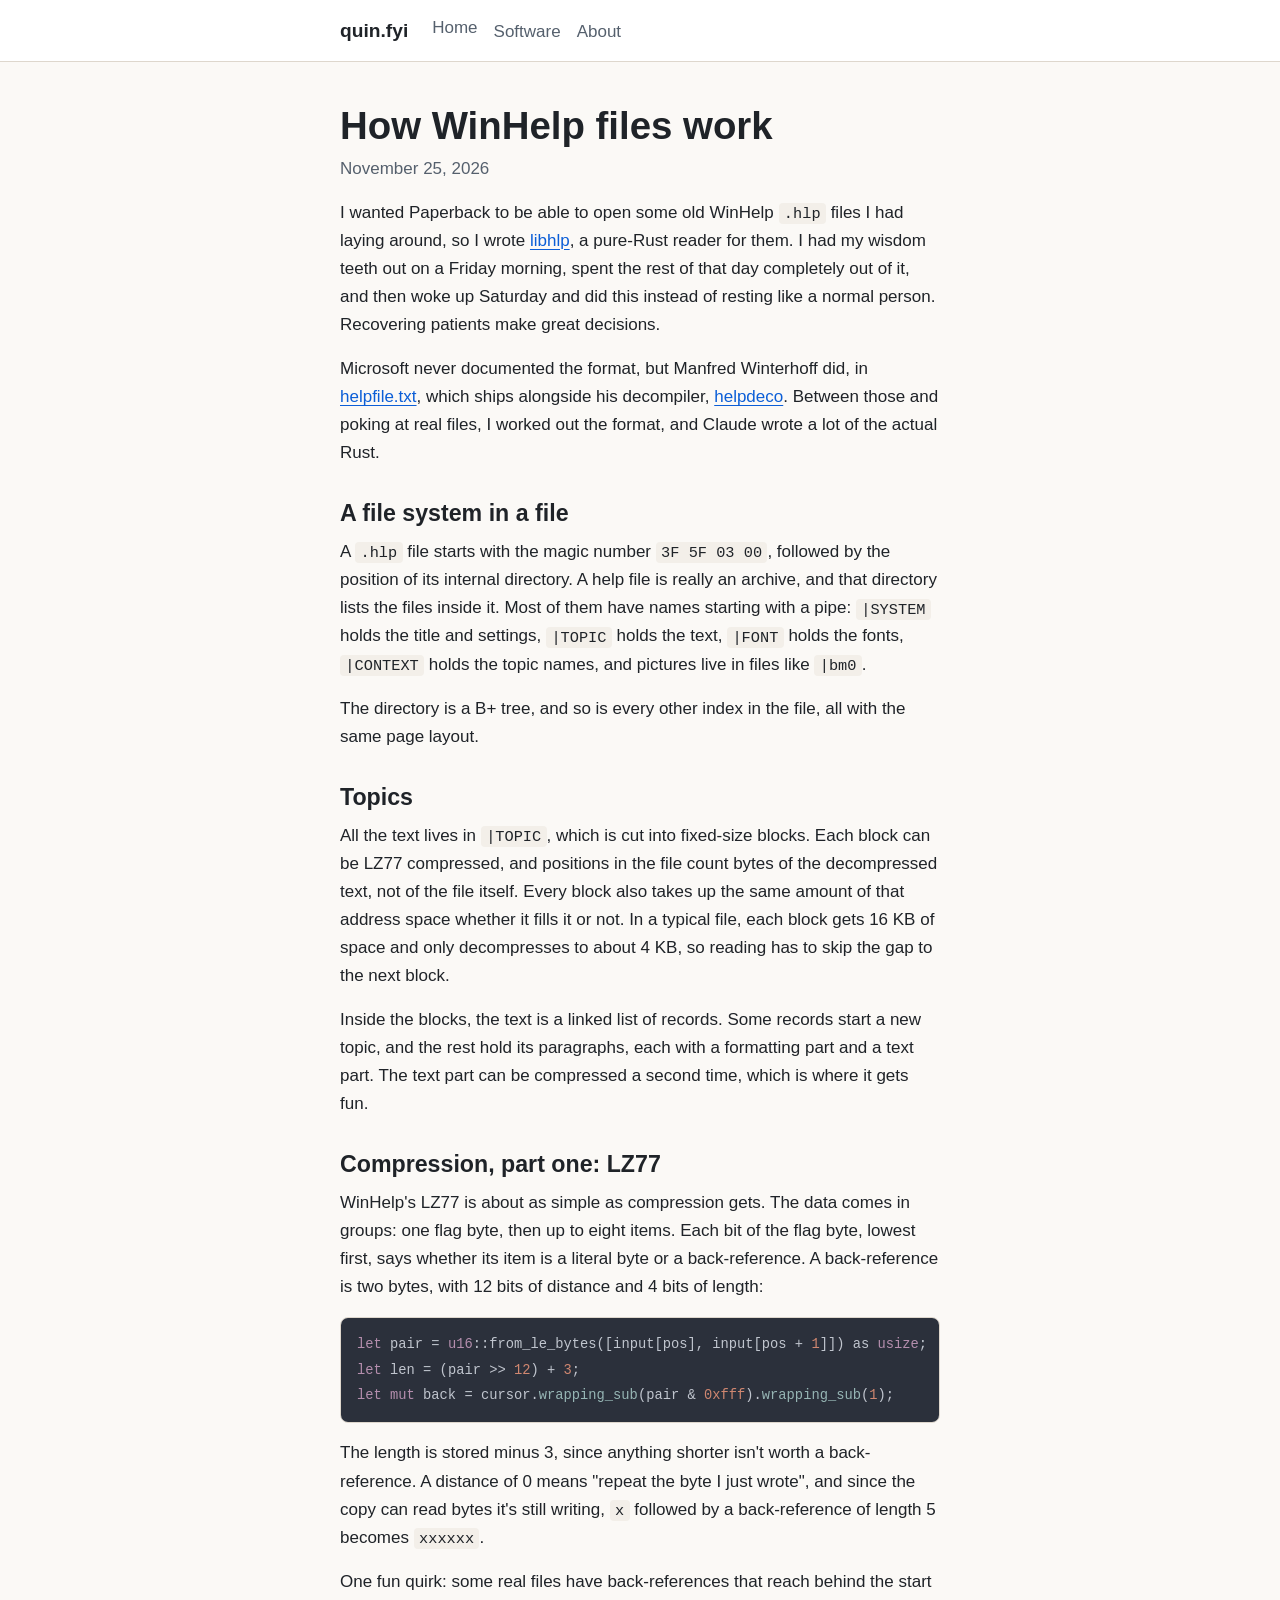
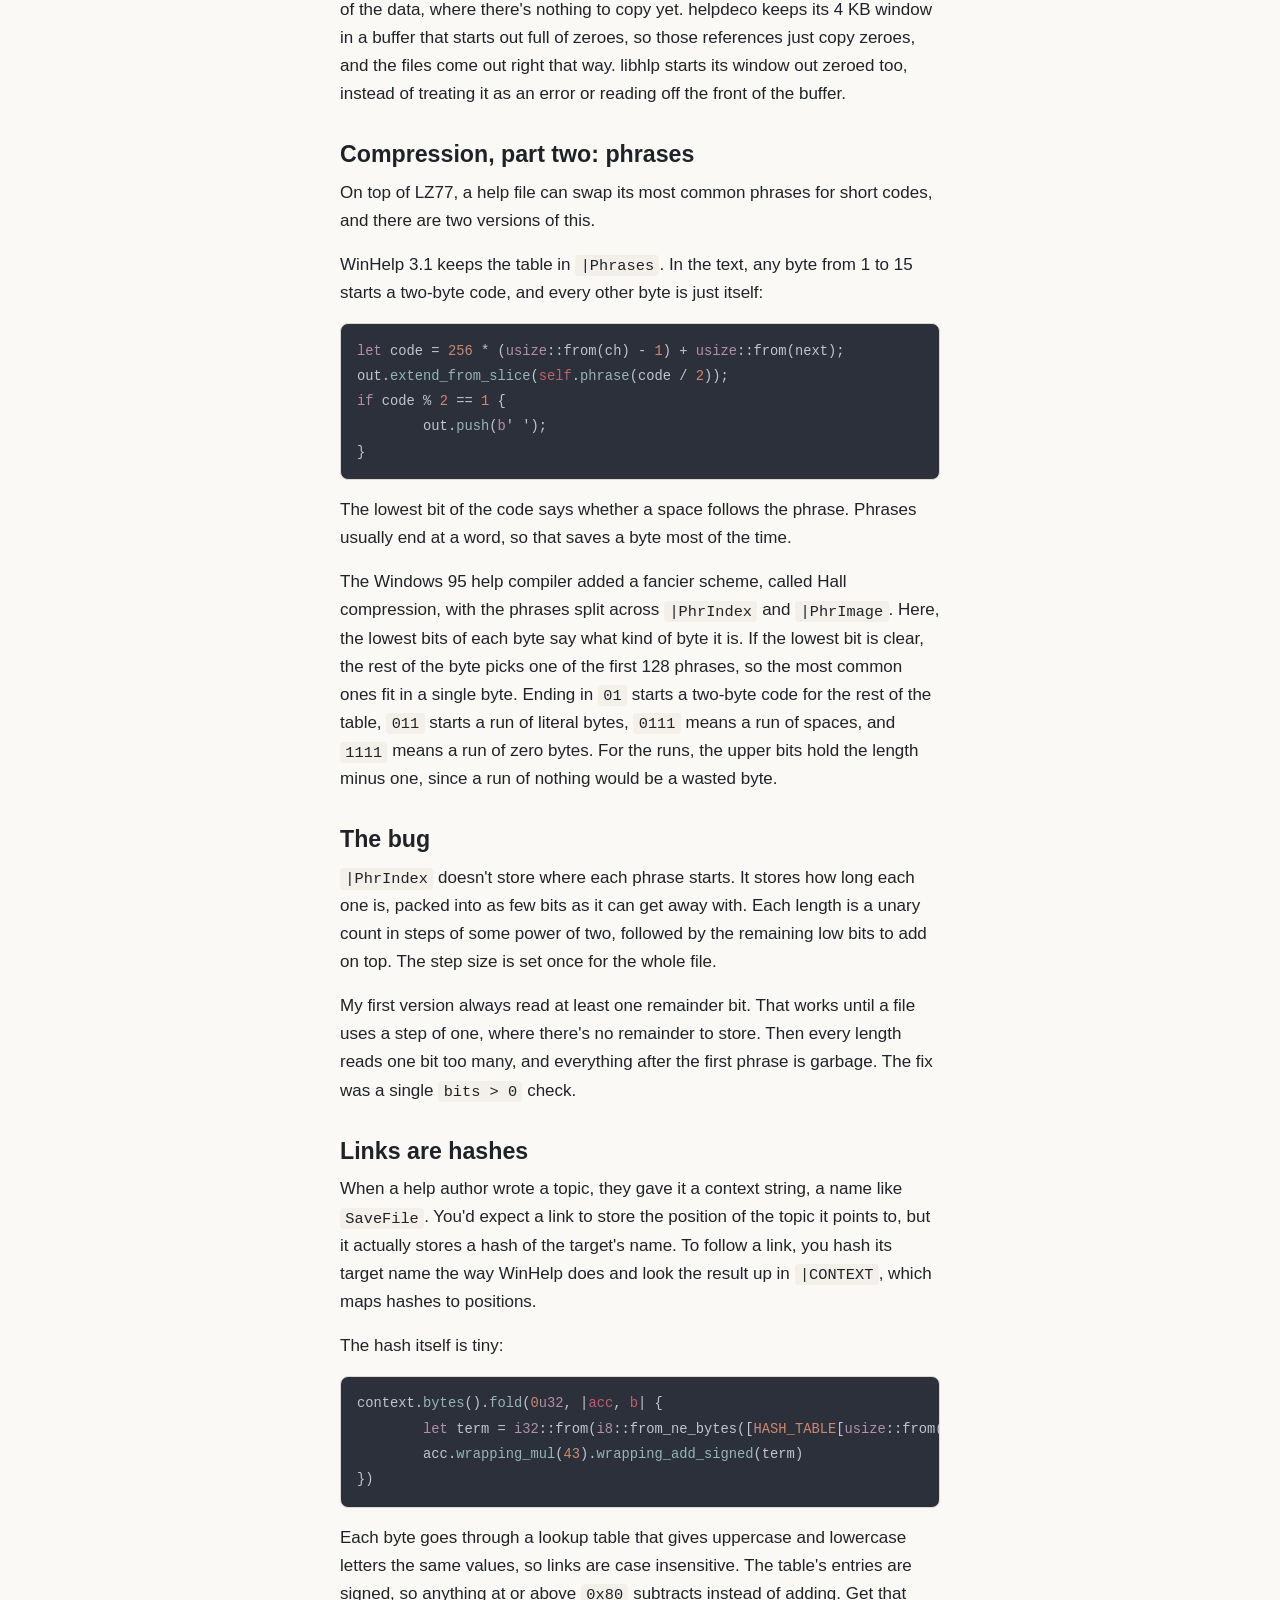
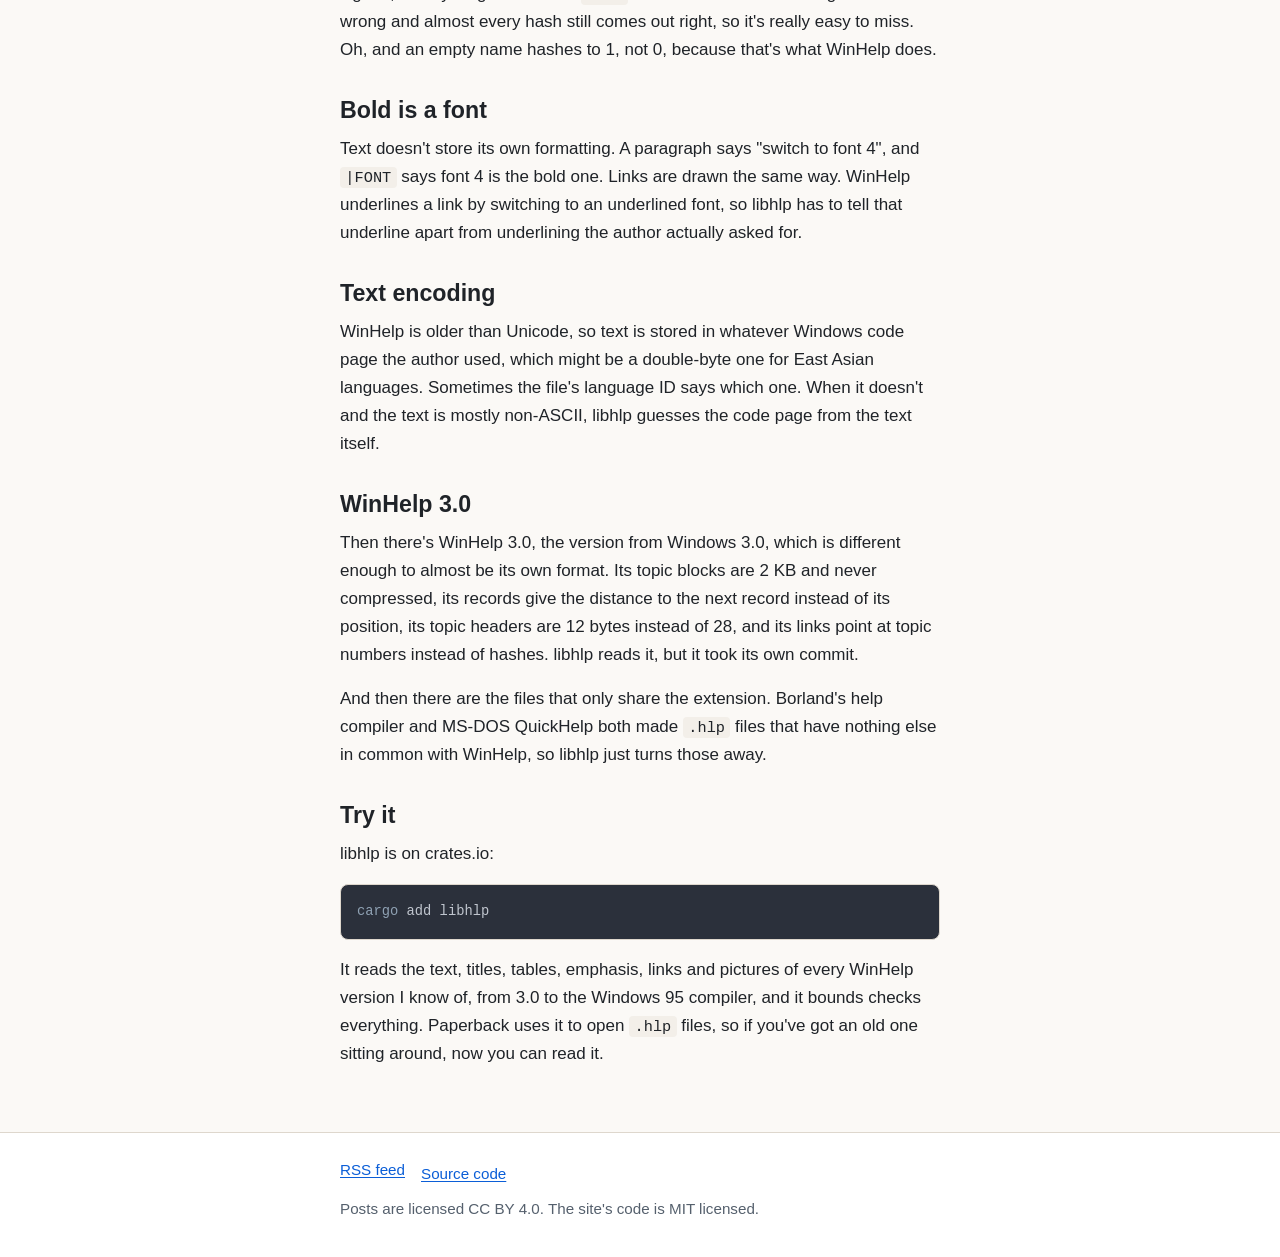
<file: posts/how-winhelp-files-work.html>
<!DOCTYPE html>
<html lang="en">
<head>
	<meta charset="utf-8" />
	<meta name="viewport" content="width=device-width, initial-scale=1" />
	
	
	<title>How WinHelp files work &ndash; quin.fyi</title>
	
	<meta name="description" content="A tour of the WinHelp .hlp format, from its file system in a file to its two layers of compression, written while I was recovering from wisdom teeth surgery." />
	<meta name="color-scheme" content="light dark" />
	<link rel="stylesheet" href="/css/site.css" />
	<link rel="alternate" type="application/rss+xml" title="quin.fyi" href="/rss.xml" />
	<link rel="alternate" type="application/feed+json" title="quin.fyi" href="/feed.json" />
</head>
<body>
	<header class="site-header">
		<div class="wrap">
			<a class="brand" href="/">quin.fyi</a>
			<nav class="site-nav" aria-label="Main">
				<ul>
					
					
					
						
						
							<li><a href="/">Home</a></li>
						
					
						
						
							<li><a href="/software">Software</a></li>
						
					
						
						
							<li><a href="/about">About</a></li>
						
					
				</ul>
			</nav>
		</div>
	</header>
	<main>

<article>
	<header>
		<h1>How WinHelp files work</h1>
		
		<p class="meta"><time datetime="2026-11-25">November 25, 2026</time></p>
		
	</header>
	<p>I wanted Paperback to be able to open some old WinHelp <code>.hlp</code> files I had laying around, so I wrote <a href="https://github.com/accessware/libhlp">libhlp</a>, a pure-Rust reader for them. I had my wisdom teeth out on a Friday morning, spent the rest of that day completely out of it, and then woke up Saturday and did this instead of resting like a normal person. Recovering patients make great decisions.</p>
<p>Microsoft never documented the format, but Manfred Winterhoff did, in <a href="https://github.com/pmachapman/helpdeco/blob/master/helpfile.txt">helpfile.txt</a>, which ships alongside his decompiler, <a href="https://github.com/pmachapman/helpdeco">helpdeco</a>. Between those and poking at real files, I worked out the format, and Claude wrote a lot of the actual Rust.</p>
<h2>A file system in a file</h2>
<p>A <code>.hlp</code> file starts with the magic number <code>3F 5F 03 00</code>, followed by the position of its internal directory. A help file is really an archive, and that directory lists the files inside it. Most of them have names starting with a pipe: <code>|SYSTEM</code> holds the title and settings, <code>|TOPIC</code> holds the text, <code>|FONT</code> holds the fonts, <code>|CONTEXT</code> holds the topic names, and pictures live in files like <code>|bm0</code>.</p>
<p>The directory is a B+ tree, and so is every other index in the file, all with the same page layout.</p>
<h2>Topics</h2>
<p>All the text lives in <code>|TOPIC</code>, which is cut into fixed-size blocks. Each block can be LZ77 compressed, and positions in the file count bytes of the decompressed text, not of the file itself. Every block also takes up the same amount of that address space whether it fills it or not. In a typical file, each block gets 16 KB of space and only decompresses to about 4 KB, so reading has to skip the gap to the next block.</p>
<p>Inside the blocks, the text is a linked list of records. Some records start a new topic, and the rest hold its paragraphs, each with a formatting part and a text part. The text part can be compressed a second time, which is where it gets fun.</p>
<h2>Compression, part one: LZ77</h2>
<p>WinHelp's LZ77 is about as simple as compression gets. The data comes in groups: one flag byte, then up to eight items. Each bit of the flag byte, lowest first, says whether its item is a literal byte or a back-reference. A back-reference is two bytes, with 12 bits of distance and 4 bits of length:</p>
<pre style="background-color:#2b303b;">
<code><span style="color:#b48ead;">let</span><span style="color:#c0c5ce;"> pair = </span><span style="color:#b48ead;">u16</span><span style="color:#c0c5ce;">::from_le_bytes([input[pos], input[pos + </span><span style="color:#d08770;">1</span><span style="color:#c0c5ce;">]]) as </span><span style="color:#b48ead;">usize</span><span style="color:#c0c5ce;">;
</span><span style="color:#b48ead;">let</span><span style="color:#c0c5ce;"> len = (pair &gt;&gt; </span><span style="color:#d08770;">12</span><span style="color:#c0c5ce;">) + </span><span style="color:#d08770;">3</span><span style="color:#c0c5ce;">;
</span><span style="color:#b48ead;">let mut</span><span style="color:#c0c5ce;"> back = cursor.</span><span style="color:#96b5b4;">wrapping_sub</span><span style="color:#c0c5ce;">(pair &amp; </span><span style="color:#d08770;">0xfff</span><span style="color:#c0c5ce;">).</span><span style="color:#96b5b4;">wrapping_sub</span><span style="color:#c0c5ce;">(</span><span style="color:#d08770;">1</span><span style="color:#c0c5ce;">);
</span></code></pre>
<p>The length is stored minus 3, since anything shorter isn't worth a back-reference. A distance of 0 means "repeat the byte I just wrote", and since the copy can read bytes it's still writing, <code>x</code> followed by a back-reference of length 5 becomes <code>xxxxxx</code>.</p>
<p>One fun quirk: some real files have back-references that reach behind the start of the data, where there's nothing to copy yet. helpdeco keeps its 4 KB window in a buffer that starts out full of zeroes, so those references just copy zeroes, and the files come out right that way. libhlp starts its window out zeroed too, instead of treating it as an error or reading off the front of the buffer.</p>
<h2>Compression, part two: phrases</h2>
<p>On top of LZ77, a help file can swap its most common phrases for short codes, and there are two versions of this.</p>
<p>WinHelp 3.1 keeps the table in <code>|Phrases</code>. In the text, any byte from 1 to 15 starts a two-byte code, and every other byte is just itself:</p>
<pre style="background-color:#2b303b;">
<code><span style="color:#b48ead;">let</span><span style="color:#c0c5ce;"> code = </span><span style="color:#d08770;">256 </span><span style="color:#c0c5ce;">* (</span><span style="color:#b48ead;">usize</span><span style="color:#c0c5ce;">::from(ch) - </span><span style="color:#d08770;">1</span><span style="color:#c0c5ce;">) + </span><span style="color:#b48ead;">usize</span><span style="color:#c0c5ce;">::from(next);
</span><span style="color:#c0c5ce;">out.</span><span style="color:#96b5b4;">extend_from_slice</span><span style="color:#c0c5ce;">(</span><span style="color:#bf616a;">self</span><span style="color:#c0c5ce;">.</span><span style="color:#96b5b4;">phrase</span><span style="color:#c0c5ce;">(code / </span><span style="color:#d08770;">2</span><span style="color:#c0c5ce;">));
</span><span style="color:#b48ead;">if</span><span style="color:#c0c5ce;"> code % </span><span style="color:#d08770;">2 </span><span style="color:#c0c5ce;">== </span><span style="color:#d08770;">1 </span><span style="color:#c0c5ce;">{
</span><span style="color:#c0c5ce;">	out.</span><span style="color:#96b5b4;">push</span><span style="color:#c0c5ce;">(</span><span style="color:#b48ead;">b</span><span style="color:#c0c5ce;">&#39; &#39;);
</span><span style="color:#c0c5ce;">}
</span></code></pre>
<p>The lowest bit of the code says whether a space follows the phrase. Phrases usually end at a word, so that saves a byte most of the time.</p>
<p>The Windows 95 help compiler added a fancier scheme, called Hall compression, with the phrases split across <code>|PhrIndex</code> and <code>|PhrImage</code>. Here, the lowest bits of each byte say what kind of byte it is. If the lowest bit is clear, the rest of the byte picks one of the first 128 phrases, so the most common ones fit in a single byte. Ending in <code>01</code> starts a two-byte code for the rest of the table, <code>011</code> starts a run of literal bytes, <code>0111</code> means a run of spaces, and <code>1111</code> means a run of zero bytes. For the runs, the upper bits hold the length minus one, since a run of nothing would be a wasted byte.</p>
<h2>The bug</h2>
<p><code>|PhrIndex</code> doesn't store where each phrase starts. It stores how long each one is, packed into as few bits as it can get away with. Each length is a unary count in steps of some power of two, followed by the remaining low bits to add on top. The step size is set once for the whole file.</p>
<p>My first version always read at least one remainder bit. That works until a file uses a step of one, where there's no remainder to store. Then every length reads one bit too many, and everything after the first phrase is garbage. The fix was a single <code>bits &gt; 0</code> check.</p>
<h2>Links are hashes</h2>
<p>When a help author wrote a topic, they gave it a context string, a name like <code>SaveFile</code>. You'd expect a link to store the position of the topic it points to, but it actually stores a hash of the target's name. To follow a link, you hash its target name the way WinHelp does and look the result up in <code>|CONTEXT</code>, which maps hashes to positions.</p>
<p>The hash itself is tiny:</p>
<pre style="background-color:#2b303b;">
<code><span style="color:#c0c5ce;">context.</span><span style="color:#96b5b4;">bytes</span><span style="color:#c0c5ce;">().</span><span style="color:#96b5b4;">fold</span><span style="color:#c0c5ce;">(</span><span style="color:#d08770;">0</span><span style="color:#b48ead;">u32</span><span style="color:#c0c5ce;">, |</span><span style="color:#bf616a;">acc</span><span style="color:#c0c5ce;">, </span><span style="color:#bf616a;">b</span><span style="color:#c0c5ce;">| {
</span><span style="color:#c0c5ce;">	</span><span style="color:#b48ead;">let</span><span style="color:#c0c5ce;"> term = </span><span style="color:#b48ead;">i32</span><span style="color:#c0c5ce;">::from(</span><span style="color:#b48ead;">i8</span><span style="color:#c0c5ce;">::from_ne_bytes([</span><span style="color:#d08770;">HASH_TABLE</span><span style="color:#c0c5ce;">[</span><span style="color:#b48ead;">usize</span><span style="color:#c0c5ce;">::from(b)]]));
</span><span style="color:#c0c5ce;">	acc.</span><span style="color:#96b5b4;">wrapping_mul</span><span style="color:#c0c5ce;">(</span><span style="color:#d08770;">43</span><span style="color:#c0c5ce;">).</span><span style="color:#96b5b4;">wrapping_add_signed</span><span style="color:#c0c5ce;">(term)
</span><span style="color:#c0c5ce;">})
</span></code></pre>
<p>Each byte goes through a lookup table that gives uppercase and lowercase letters the same values, so links are case insensitive. The table's entries are signed, so anything at or above <code>0x80</code> subtracts instead of adding. Get that wrong and almost every hash still comes out right, so it's really easy to miss. Oh, and an empty name hashes to 1, not 0, because that's what WinHelp does.</p>
<h2>Bold is a font</h2>
<p>Text doesn't store its own formatting. A paragraph says "switch to font 4", and <code>|FONT</code> says font 4 is the bold one. Links are drawn the same way. WinHelp underlines a link by switching to an underlined font, so libhlp has to tell that underline apart from underlining the author actually asked for.</p>
<h2>Text encoding</h2>
<p>WinHelp is older than Unicode, so text is stored in whatever Windows code page the author used, which might be a double-byte one for East Asian languages. Sometimes the file's language ID says which one. When it doesn't and the text is mostly non-ASCII, libhlp guesses the code page from the text itself.</p>
<h2>WinHelp 3.0</h2>
<p>Then there's WinHelp 3.0, the version from Windows 3.0, which is different enough to almost be its own format. Its topic blocks are 2 KB and never compressed, its records give the distance to the next record instead of its position, its topic headers are 12 bytes instead of 28, and its links point at topic numbers instead of hashes. libhlp reads it, but it took its own commit.</p>
<p>And then there are the files that only share the extension. Borland's help compiler and MS-DOS QuickHelp both made <code>.hlp</code> files that have nothing else in common with WinHelp, so libhlp just turns those away.</p>
<h2>Try it</h2>
<p>libhlp is on crates.io:</p>
<pre style="background-color:#2b303b;">
<code><span style="color:#8fa1b3;">cargo</span><span style="color:#c0c5ce;"> add libhlp
</span></code></pre>
<p>It reads the text, titles, tables, emphasis, links and pictures of every WinHelp version I know of, from 3.0 to the Windows 95 compiler, and it bounds checks everything. Paperback uses it to open <code>.hlp</code> files, so if you've got an old one sitting around, now you can read it.</p>

</article>
	</main>
	<footer class="site-footer">
		<div class="wrap">
			<ul>
				<li><a href="/rss.xml">RSS feed</a></li>
				<li><a href="https://github.com/trypsynth/quin.fyi">Source code</a></li>
			</ul>
			<p>Posts are licensed CC BY 4.0. The site's code is MIT licensed.</p>
		</div>
	</footer>
</body>
</html>
</file>
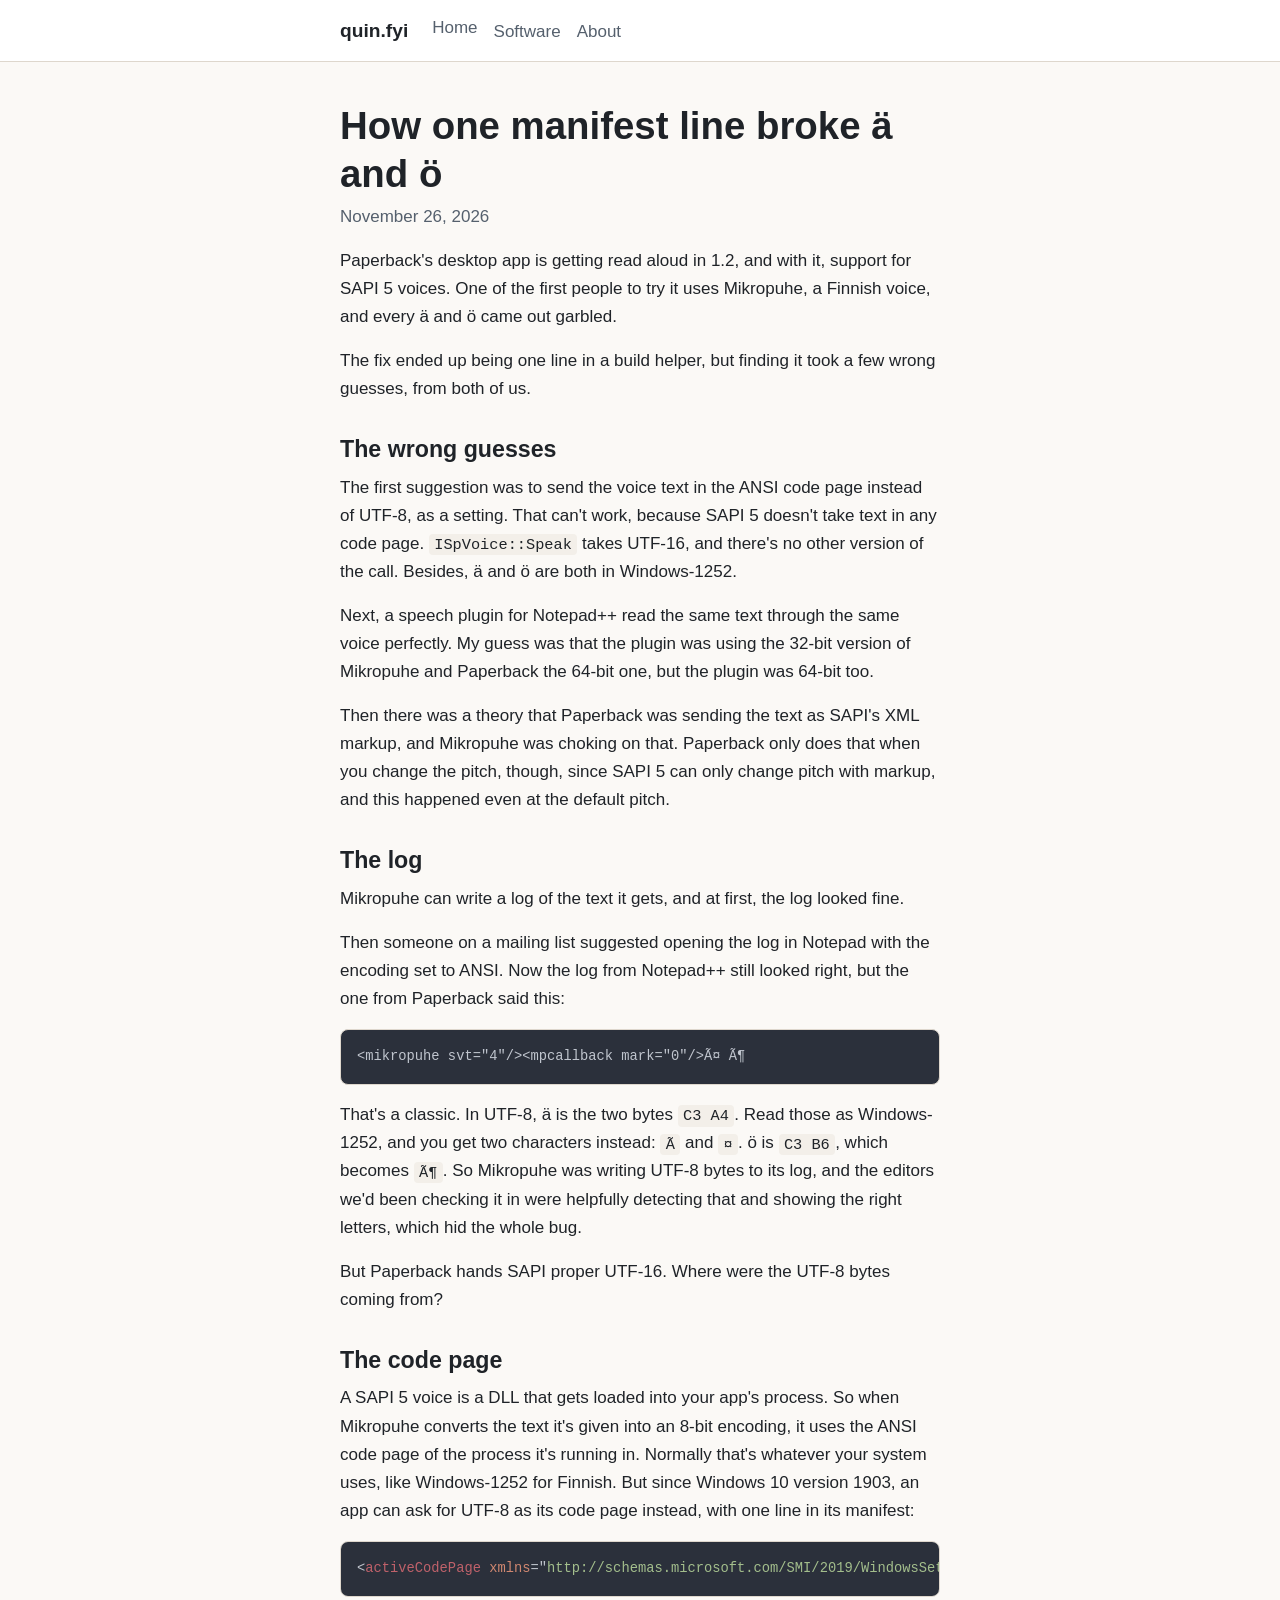
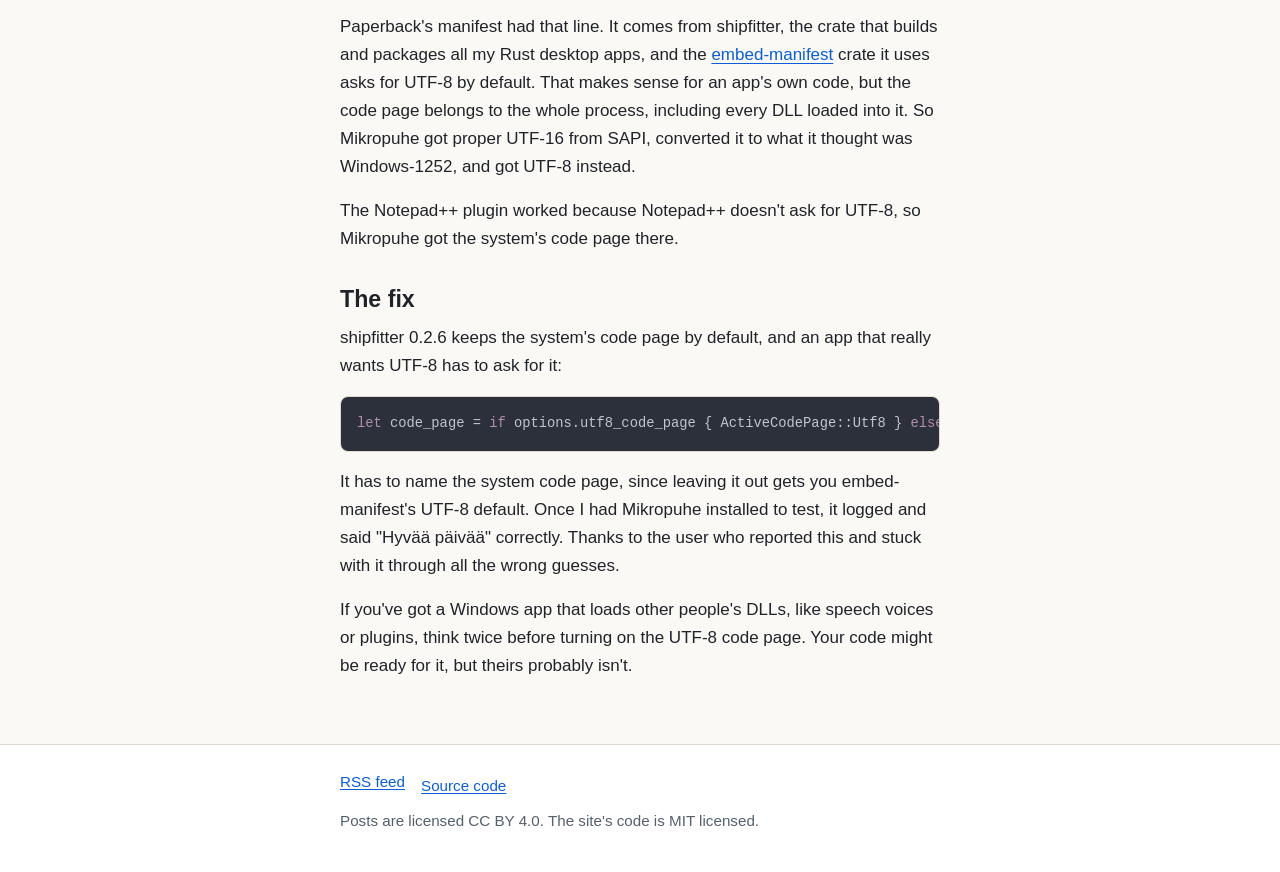
<file: posts/sapi-code-page.html>
<!DOCTYPE html>
<html lang="en">
<head>
	<meta charset="utf-8" />
	<meta name="viewport" content="width=device-width, initial-scale=1" />
	
	
	<title>How one manifest line broke ä and ö &ndash; quin.fyi</title>
	
	<meta name="description" content="A Finnish SAPI 5 voice garbled every ä and ö in Paperback's read aloud, and the cause turned out to be a single line in Paperback's app manifest." />
	<meta name="color-scheme" content="light dark" />
	<link rel="stylesheet" href="/css/site.css" />
	<link rel="alternate" type="application/rss+xml" title="quin.fyi" href="/rss.xml" />
	<link rel="alternate" type="application/feed+json" title="quin.fyi" href="/feed.json" />
</head>
<body>
	<header class="site-header">
		<div class="wrap">
			<a class="brand" href="/">quin.fyi</a>
			<nav class="site-nav" aria-label="Main">
				<ul>
					
					
					
						
						
							<li><a href="/">Home</a></li>
						
					
						
						
							<li><a href="/software">Software</a></li>
						
					
						
						
							<li><a href="/about">About</a></li>
						
					
				</ul>
			</nav>
		</div>
	</header>
	<main>

<article>
	<header>
		<h1>How one manifest line broke ä and ö</h1>
		
		<p class="meta"><time datetime="2026-11-26">November 26, 2026</time></p>
		
	</header>
	<p>Paperback's desktop app is getting read aloud in 1.2, and with it, support for SAPI 5 voices. One of the first people to try it uses Mikropuhe, a Finnish voice, and every ä and ö came out garbled.</p>
<p>The fix ended up being one line in a build helper, but finding it took a few wrong guesses, from both of us.</p>
<h2>The wrong guesses</h2>
<p>The first suggestion was to send the voice text in the ANSI code page instead of UTF-8, as a setting. That can't work, because SAPI 5 doesn't take text in any code page. <code>ISpVoice::Speak</code> takes UTF-16, and there's no other version of the call. Besides, ä and ö are both in Windows-1252.</p>
<p>Next, a speech plugin for Notepad++ read the same text through the same voice perfectly. My guess was that the plugin was using the 32-bit version of Mikropuhe and Paperback the 64-bit one, but the plugin was 64-bit too.</p>
<p>Then there was a theory that Paperback was sending the text as SAPI's XML markup, and Mikropuhe was choking on that. Paperback only does that when you change the pitch, though, since SAPI 5 can only change pitch with markup, and this happened even at the default pitch.</p>
<h2>The log</h2>
<p>Mikropuhe can write a log of the text it gets, and at first, the log looked fine.</p>
<p>Then someone on a mailing list suggested opening the log in Notepad with the encoding set to ANSI. Now the log from Notepad++ still looked right, but the one from Paperback said this:</p>
<pre style="background-color:#2b303b;">
<code><span style="color:#c0c5ce;">&lt;mikropuhe svt=&quot;4&quot;/&gt;&lt;mpcallback mark=&quot;0&quot;/&gt;Ã¤ Ã¶
</span></code></pre>
<p>That's a classic. In UTF-8, ä is the two bytes <code>C3 A4</code>. Read those as Windows-1252, and you get two characters instead: <code>Ã</code> and <code>¤</code>. ö is <code>C3 B6</code>, which becomes <code>Ã¶</code>. So Mikropuhe was writing UTF-8 bytes to its log, and the editors we'd been checking it in were helpfully detecting that and showing the right letters, which hid the whole bug.</p>
<p>But Paperback hands SAPI proper UTF-16. Where were the UTF-8 bytes coming from?</p>
<h2>The code page</h2>
<p>A SAPI 5 voice is a DLL that gets loaded into your app's process. So when Mikropuhe converts the text it's given into an 8-bit encoding, it uses the ANSI code page of the process it's running in. Normally that's whatever your system uses, like Windows-1252 for Finnish. But since Windows 10 version 1903, an app can ask for UTF-8 as its code page instead, with one line in its manifest:</p>
<pre style="background-color:#2b303b;">
<code><span style="color:#c0c5ce;">&lt;</span><span style="color:#bf616a;">activeCodePage </span><span style="color:#d08770;">xmlns</span><span style="color:#c0c5ce;">=&quot;</span><span style="color:#a3be8c;">http://schemas.microsoft.com/SMI/2019/WindowsSettings</span><span style="color:#c0c5ce;">&quot;&gt;UTF-8&lt;/</span><span style="color:#bf616a;">activeCodePage</span><span style="color:#c0c5ce;">&gt;
</span></code></pre>
<p>Paperback's manifest had that line. It comes from shipfitter, the crate that builds and packages all my Rust desktop apps, and the <a href="https://crates.io/crates/embed-manifest">embed-manifest</a> crate it uses asks for UTF-8 by default. That makes sense for an app's own code, but the code page belongs to the whole process, including every DLL loaded into it. So Mikropuhe got proper UTF-16 from SAPI, converted it to what it thought was Windows-1252, and got UTF-8 instead.</p>
<p>The Notepad++ plugin worked because Notepad++ doesn't ask for UTF-8, so Mikropuhe got the system's code page there.</p>
<h2>The fix</h2>
<p>shipfitter 0.2.6 keeps the system's code page by default, and an app that really wants UTF-8 has to ask for it:</p>
<pre style="background-color:#2b303b;">
<code><span style="color:#b48ead;">let</span><span style="color:#c0c5ce;"> code_page = </span><span style="color:#b48ead;">if</span><span style="color:#c0c5ce;"> options.utf8_code_page { ActiveCodePage::Utf8 } </span><span style="color:#b48ead;">else </span><span style="color:#c0c5ce;">{ ActiveCodePage::System };
</span></code></pre>
<p>It has to name the system code page, since leaving it out gets you embed-manifest's UTF-8 default. Once I had Mikropuhe installed to test, it logged and said "Hyvää päivää" correctly. Thanks to the user who reported this and stuck with it through all the wrong guesses.</p>
<p>If you've got a Windows app that loads other people's DLLs, like speech voices or plugins, think twice before turning on the UTF-8 code page. Your code might be ready for it, but theirs probably isn't.</p>

</article>
	</main>
	<footer class="site-footer">
		<div class="wrap">
			<ul>
				<li><a href="/rss.xml">RSS feed</a></li>
				<li><a href="https://github.com/trypsynth/quin.fyi">Source code</a></li>
			</ul>
			<p>Posts are licensed CC BY 4.0. The site's code is MIT licensed.</p>
		</div>
	</footer>
</body>
</html>
</file>
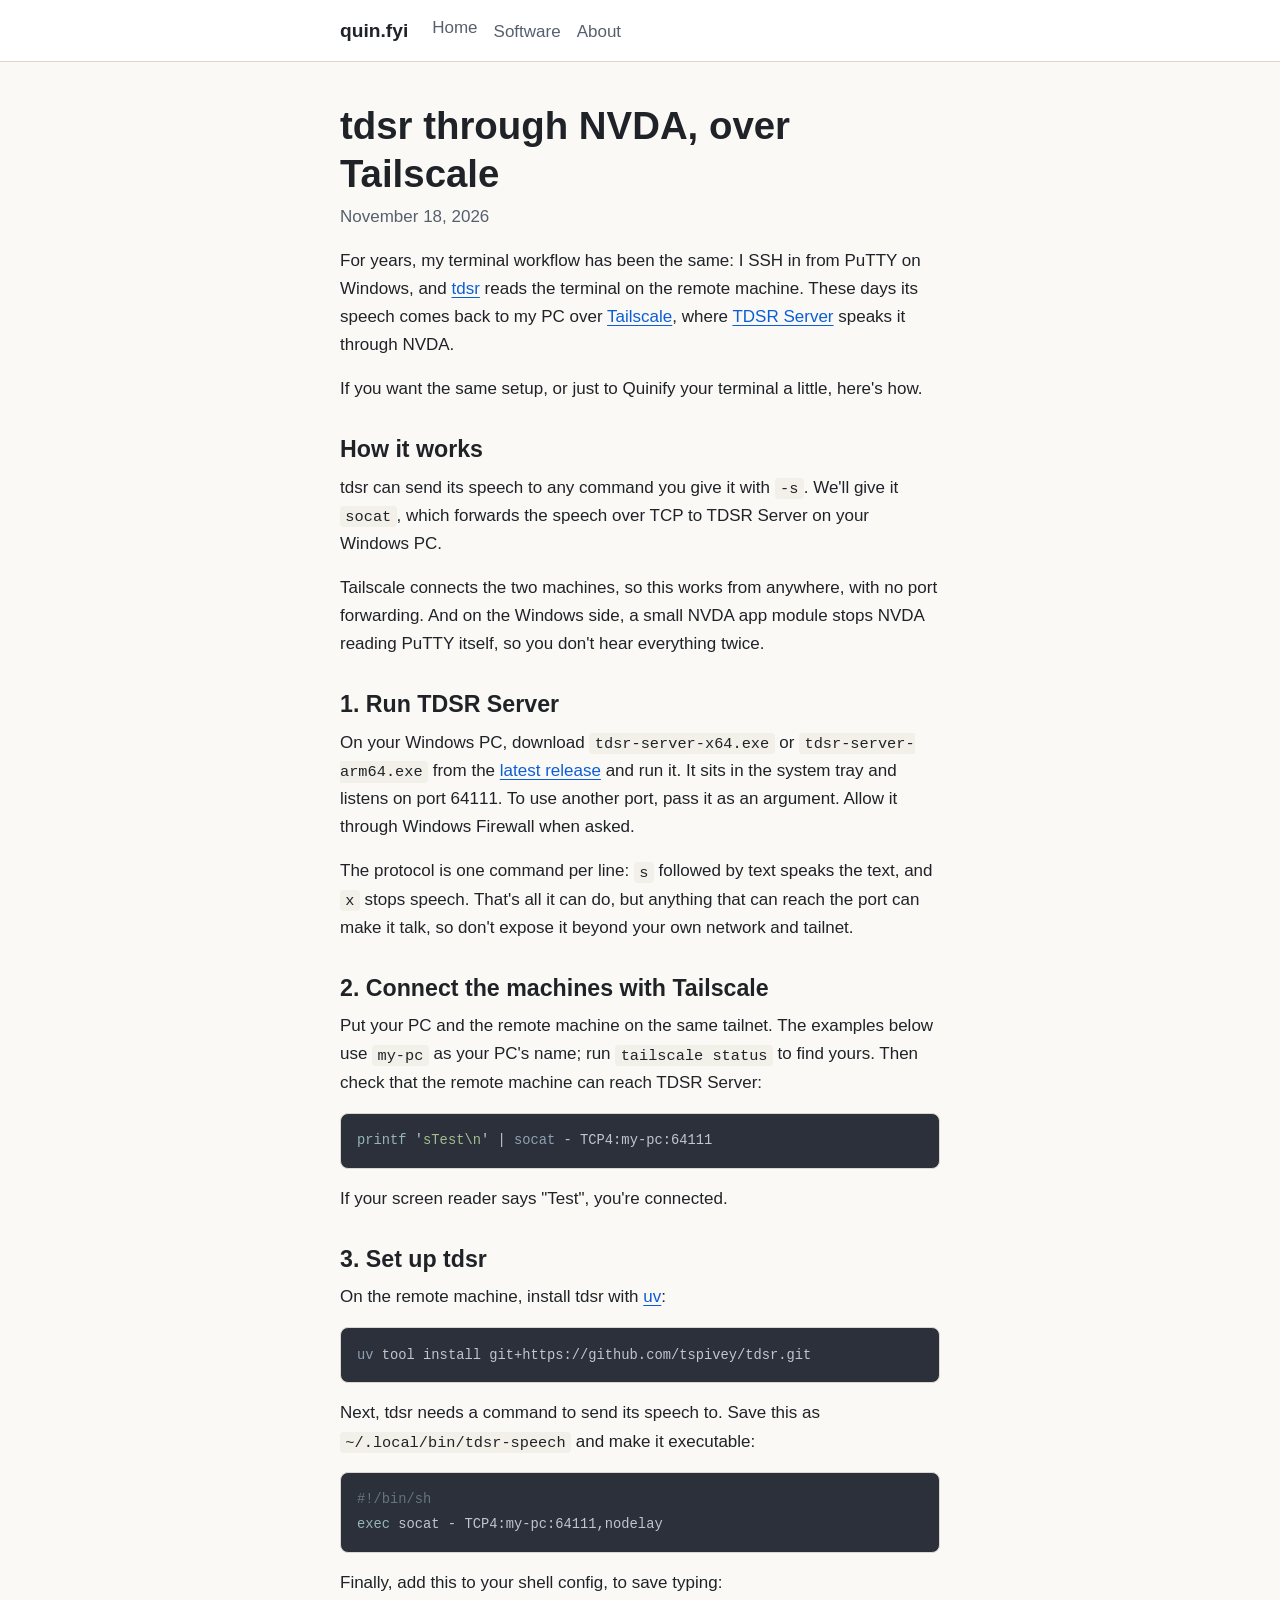
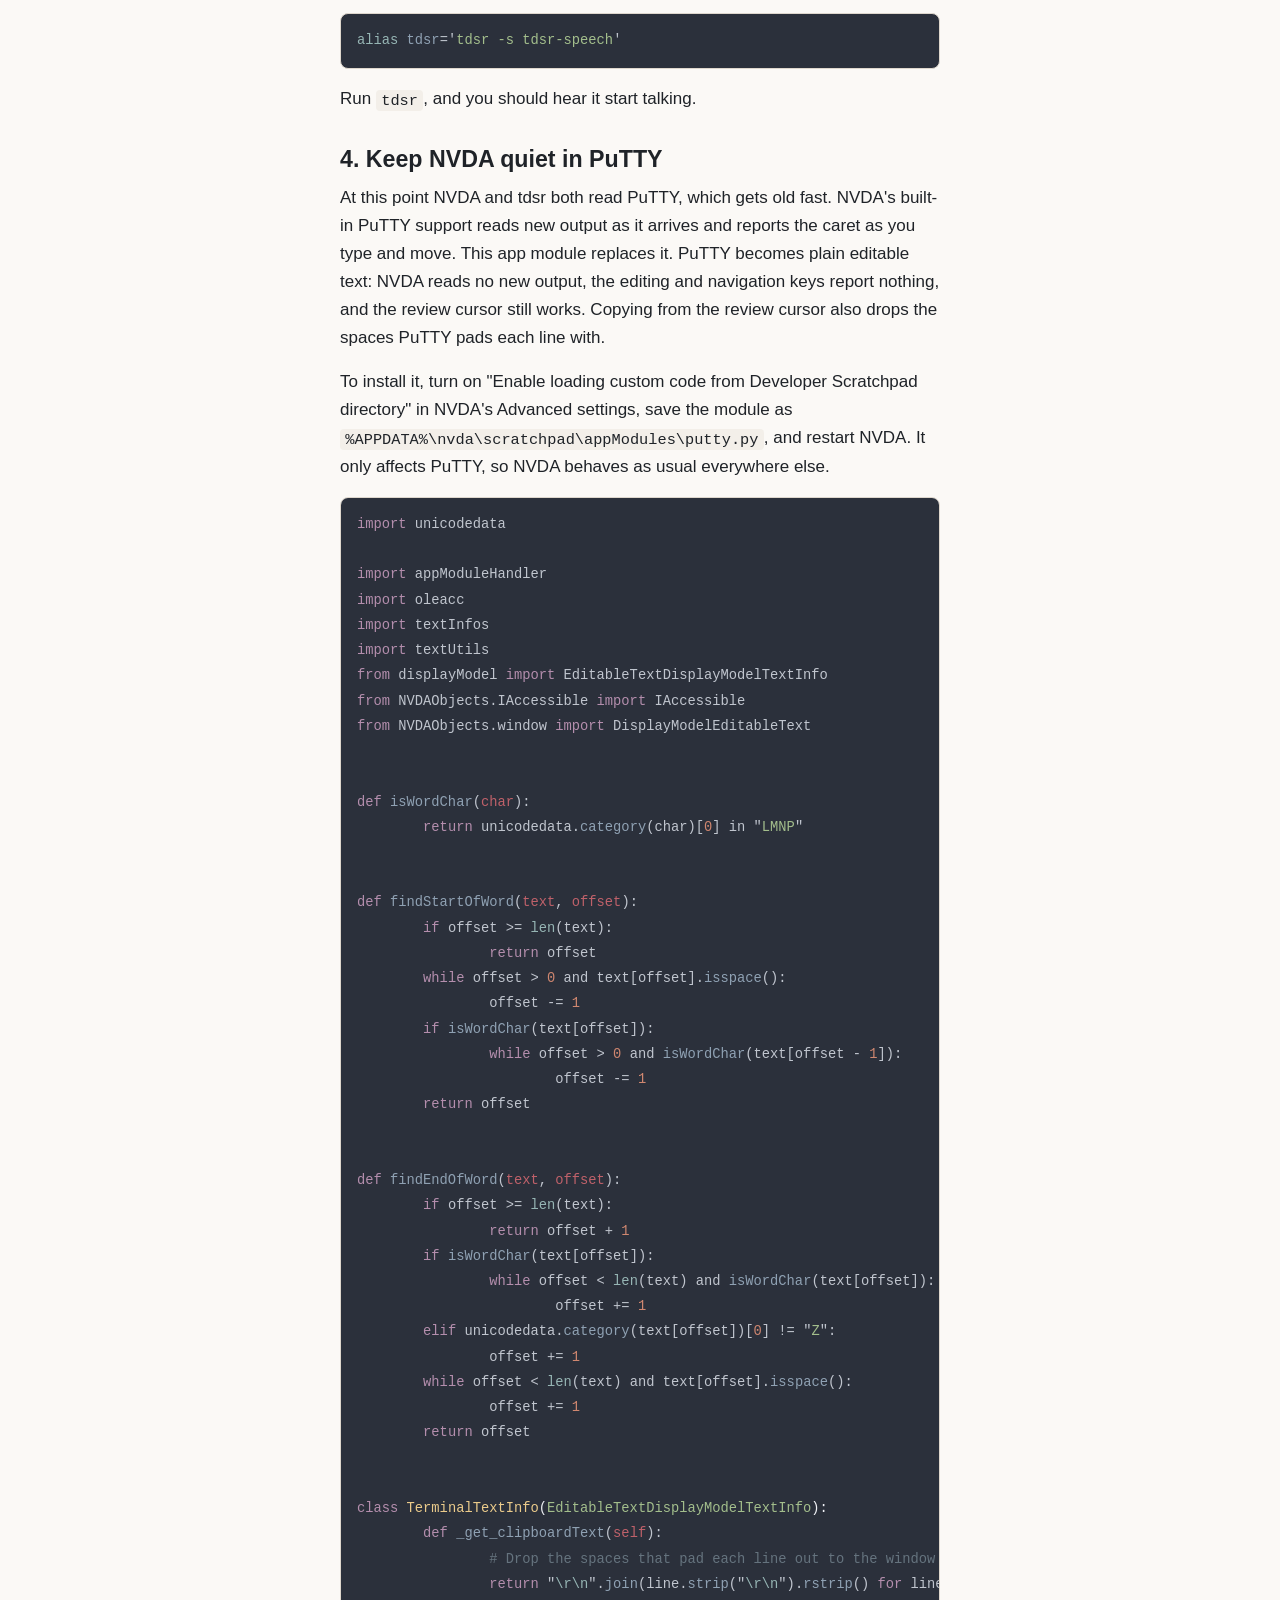
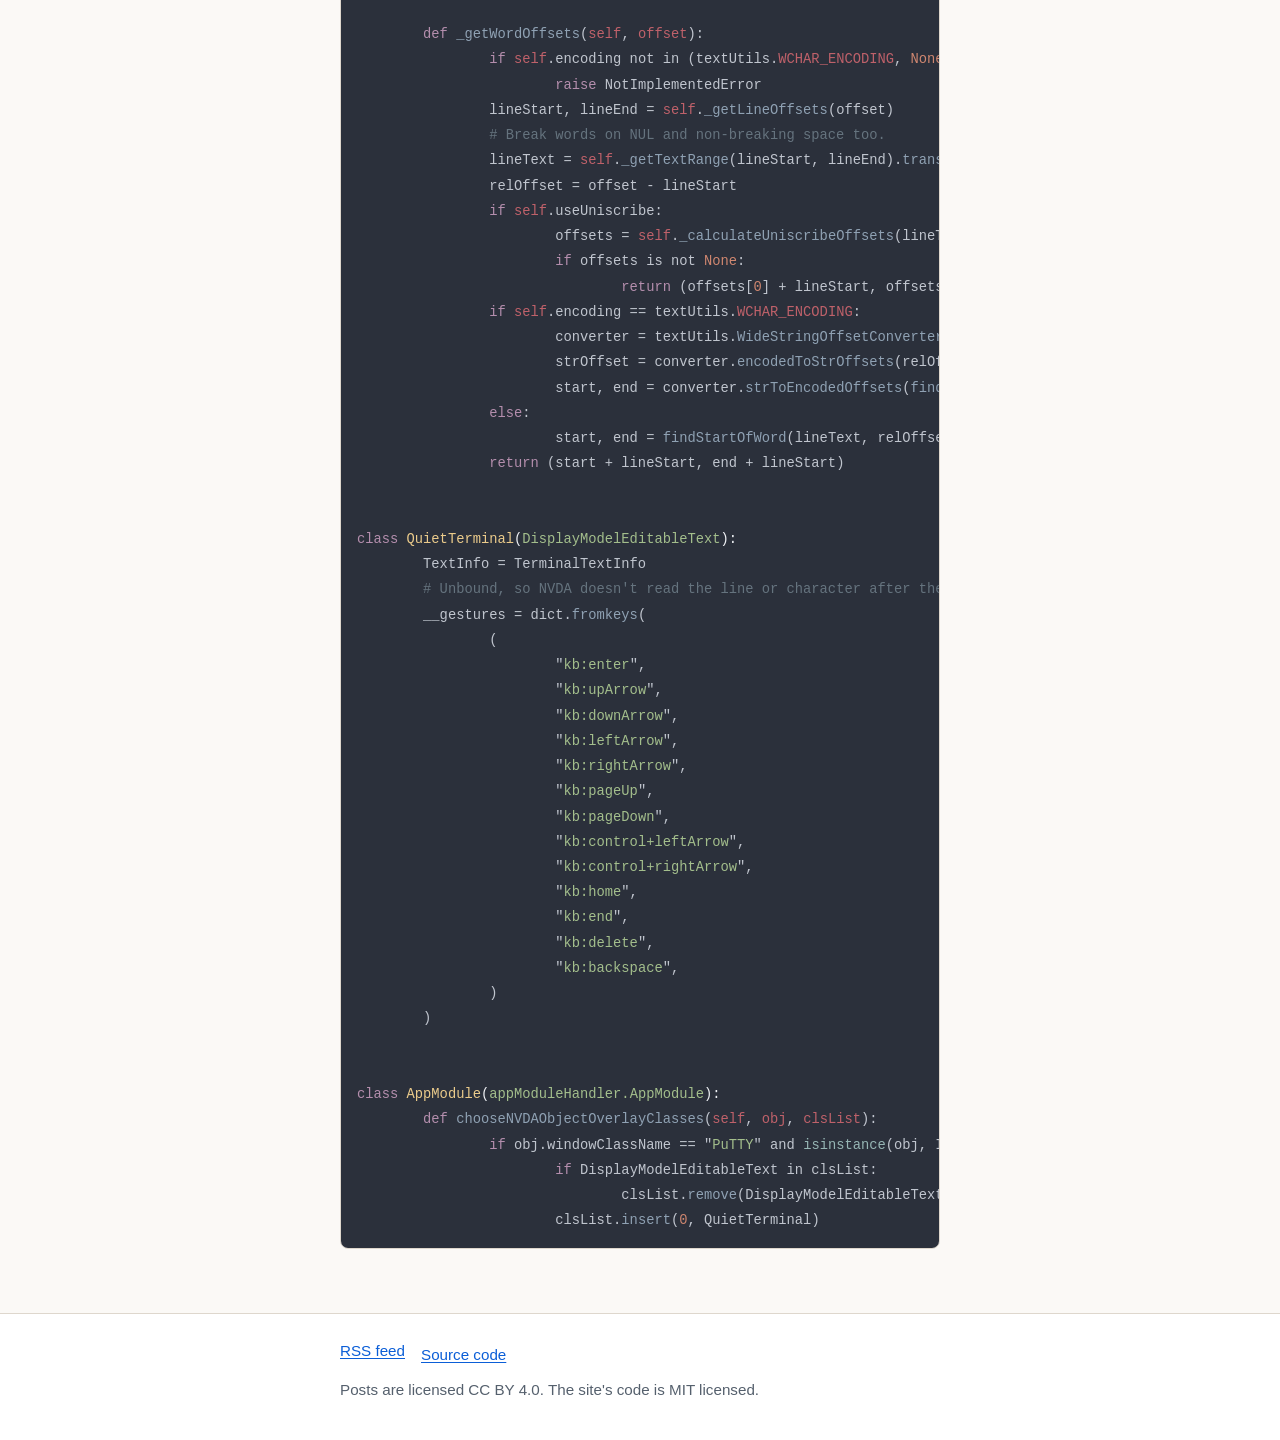
<file: posts/tdsr-with-nvda.html>
<!DOCTYPE html>
<html lang="en">
<head>
	<meta charset="utf-8" />
	<meta name="viewport" content="width=device-width, initial-scale=1" />
	
	
	<title>tdsr through NVDA, over Tailscale &ndash; quin.fyi</title>
	
	<meta name="description" content="Run tdsr on a remote machine and hear it through NVDA on Windows, with TDSR Server, Tailscale, and a PuTTY app module that keeps NVDA quiet." />
	<meta name="color-scheme" content="light dark" />
	<link rel="stylesheet" href="/css/site.css" />
	<link rel="alternate" type="application/rss+xml" title="quin.fyi" href="/rss.xml" />
	<link rel="alternate" type="application/feed+json" title="quin.fyi" href="/feed.json" />
</head>
<body>
	<header class="site-header">
		<div class="wrap">
			<a class="brand" href="/">quin.fyi</a>
			<nav class="site-nav" aria-label="Main">
				<ul>
					
					
					
						
						
							<li><a href="/">Home</a></li>
						
					
						
						
							<li><a href="/software">Software</a></li>
						
					
						
						
							<li><a href="/about">About</a></li>
						
					
				</ul>
			</nav>
		</div>
	</header>
	<main>

<article>
	<header>
		<h1>tdsr through NVDA, over Tailscale</h1>
		
		<p class="meta"><time datetime="2026-11-18">November 18, 2026</time></p>
		
	</header>
	<p>For years, my terminal workflow has been the same: I SSH in from PuTTY on Windows, and <a href="https://github.com/tspivey/tdsr">tdsr</a> reads the terminal on the remote machine. These days its speech comes back to my PC over <a href="https://tailscale.com">Tailscale</a>, where <a href="https://github.com/trypsynth/tdsr-server">TDSR Server</a> speaks it through NVDA.</p>
<p>If you want the same setup, or just to Quinify your terminal a little, here's how.</p>
<h2>How it works</h2>
<p>tdsr can send its speech to any command you give it with <code>-s</code>. We'll give it <code>socat</code>, which forwards the speech over TCP to TDSR Server on your Windows PC.</p>
<p>Tailscale connects the two machines, so this works from anywhere, with no port forwarding. And on the Windows side, a small NVDA app module stops NVDA reading PuTTY itself, so you don't hear everything twice.</p>
<h2>1. Run TDSR Server</h2>
<p>On your Windows PC, download <code>tdsr-server-x64.exe</code> or <code>tdsr-server-arm64.exe</code> from the <a href="https://github.com/trypsynth/tdsr-server/releases/latest">latest release</a> and run it. It sits in the system tray and listens on port 64111. To use another port, pass it as an argument. Allow it through Windows Firewall when asked.</p>
<p>The protocol is one command per line: <code>s</code> followed by text speaks the text, and <code>x</code> stops speech. That's all it can do, but anything that can reach the port can make it talk, so don't expose it beyond your own network and tailnet.</p>
<h2>2. Connect the machines with Tailscale</h2>
<p>Put your PC and the remote machine on the same tailnet. The examples below use <code>my-pc</code> as your PC's name; run <code>tailscale status</code> to find yours. Then check that the remote machine can reach TDSR Server:</p>
<pre style="background-color:#2b303b;">
<code><span style="color:#96b5b4;">printf </span><span style="color:#c0c5ce;">&#39;</span><span style="color:#a3be8c;">sTest\n</span><span style="color:#c0c5ce;">&#39; | </span><span style="color:#8fa1b3;">socat</span><span style="color:#c0c5ce;"> - TCP4:my-pc:64111
</span></code></pre>
<p>If your screen reader says "Test", you're connected.</p>
<h2>3. Set up tdsr</h2>
<p>On the remote machine, install tdsr with <a href="https://docs.astral.sh/uv/">uv</a>:</p>
<pre style="background-color:#2b303b;">
<code><span style="color:#8fa1b3;">uv</span><span style="color:#c0c5ce;"> tool install git+https://github.com/tspivey/tdsr.git
</span></code></pre>
<p>Next, tdsr needs a command to send its speech to. Save this as <code>~/.local/bin/tdsr-speech</code> and make it executable:</p>
<pre style="background-color:#2b303b;">
<code><span style="color:#65737e;">#!/bin/sh
</span><span style="color:#96b5b4;">exec</span><span style="color:#c0c5ce;"> socat - TCP4:my-pc:64111,nodelay
</span></code></pre>
<p>Finally, add this to your shell config, to save typing:</p>
<pre style="background-color:#2b303b;">
<code><span style="color:#96b5b4;">alias </span><span style="color:#8fa1b3;">tdsr</span><span style="color:#c0c5ce;">=&#39;</span><span style="color:#a3be8c;">tdsr -s tdsr-speech</span><span style="color:#c0c5ce;">&#39;
</span></code></pre>
<p>Run <code>tdsr</code>, and you should hear it start talking.</p>
<h2>4. Keep NVDA quiet in PuTTY</h2>
<p>At this point NVDA and tdsr both read PuTTY, which gets old fast. NVDA's built-in PuTTY support reads new output as it arrives and reports the caret as you type and move. This app module replaces it. PuTTY becomes plain editable text: NVDA reads no new output, the editing and navigation keys report nothing, and the review cursor still works. Copying from the review cursor also drops the spaces PuTTY pads each line with.</p>
<p>To install it, turn on "Enable loading custom code from Developer Scratchpad directory" in NVDA's Advanced settings, save the module as <code>%APPDATA%\nvda\scratchpad\appModules\putty.py</code>, and restart NVDA. It only affects PuTTY, so NVDA behaves as usual everywhere else.</p>
<pre style="background-color:#2b303b;">
<code><span style="color:#b48ead;">import </span><span style="color:#c0c5ce;">unicodedata
</span><span style="color:#c0c5ce;">
</span><span style="color:#b48ead;">import </span><span style="color:#c0c5ce;">appModuleHandler
</span><span style="color:#b48ead;">import </span><span style="color:#c0c5ce;">oleacc
</span><span style="color:#b48ead;">import </span><span style="color:#c0c5ce;">textInfos
</span><span style="color:#b48ead;">import </span><span style="color:#c0c5ce;">textUtils
</span><span style="color:#b48ead;">from </span><span style="color:#c0c5ce;">displayModel </span><span style="color:#b48ead;">import </span><span style="color:#c0c5ce;">EditableTextDisplayModelTextInfo
</span><span style="color:#b48ead;">from </span><span style="color:#c0c5ce;">NVDAObjects.IAccessible </span><span style="color:#b48ead;">import </span><span style="color:#c0c5ce;">IAccessible
</span><span style="color:#b48ead;">from </span><span style="color:#c0c5ce;">NVDAObjects.window </span><span style="color:#b48ead;">import </span><span style="color:#c0c5ce;">DisplayModelEditableText
</span><span style="color:#c0c5ce;">
</span><span style="color:#c0c5ce;">
</span><span style="color:#b48ead;">def </span><span style="color:#8fa1b3;">isWordChar</span><span style="color:#c0c5ce;">(</span><span style="color:#bf616a;">char</span><span style="color:#c0c5ce;">):
</span><span style="color:#c0c5ce;">	</span><span style="color:#b48ead;">return </span><span style="color:#c0c5ce;">unicodedata.</span><span style="color:#8fa1b3;">category</span><span style="color:#c0c5ce;">(char)[</span><span style="color:#d08770;">0</span><span style="color:#c0c5ce;">] in &quot;</span><span style="color:#a3be8c;">LMNP</span><span style="color:#c0c5ce;">&quot;
</span><span style="color:#c0c5ce;">
</span><span style="color:#c0c5ce;">
</span><span style="color:#b48ead;">def </span><span style="color:#8fa1b3;">findStartOfWord</span><span style="color:#c0c5ce;">(</span><span style="color:#bf616a;">text</span><span style="color:#c0c5ce;">, </span><span style="color:#bf616a;">offset</span><span style="color:#c0c5ce;">):
</span><span style="color:#c0c5ce;">	</span><span style="color:#b48ead;">if </span><span style="color:#c0c5ce;">offset &gt;= </span><span style="color:#96b5b4;">len</span><span style="color:#c0c5ce;">(text):
</span><span style="color:#c0c5ce;">		</span><span style="color:#b48ead;">return </span><span style="color:#c0c5ce;">offset
</span><span style="color:#c0c5ce;">	</span><span style="color:#b48ead;">while </span><span style="color:#c0c5ce;">offset &gt; </span><span style="color:#d08770;">0 </span><span style="color:#c0c5ce;">and text[offset].</span><span style="color:#8fa1b3;">isspace</span><span style="color:#c0c5ce;">():
</span><span style="color:#c0c5ce;">		offset -= </span><span style="color:#d08770;">1
</span><span style="color:#c0c5ce;">	</span><span style="color:#b48ead;">if </span><span style="color:#8fa1b3;">isWordChar</span><span style="color:#c0c5ce;">(text[offset]):
</span><span style="color:#c0c5ce;">		</span><span style="color:#b48ead;">while </span><span style="color:#c0c5ce;">offset &gt; </span><span style="color:#d08770;">0 </span><span style="color:#c0c5ce;">and </span><span style="color:#8fa1b3;">isWordChar</span><span style="color:#c0c5ce;">(text[offset - </span><span style="color:#d08770;">1</span><span style="color:#c0c5ce;">]):
</span><span style="color:#c0c5ce;">			offset -= </span><span style="color:#d08770;">1
</span><span style="color:#c0c5ce;">	</span><span style="color:#b48ead;">return </span><span style="color:#c0c5ce;">offset
</span><span style="color:#c0c5ce;">
</span><span style="color:#c0c5ce;">
</span><span style="color:#b48ead;">def </span><span style="color:#8fa1b3;">findEndOfWord</span><span style="color:#c0c5ce;">(</span><span style="color:#bf616a;">text</span><span style="color:#c0c5ce;">, </span><span style="color:#bf616a;">offset</span><span style="color:#c0c5ce;">):
</span><span style="color:#c0c5ce;">	</span><span style="color:#b48ead;">if </span><span style="color:#c0c5ce;">offset &gt;= </span><span style="color:#96b5b4;">len</span><span style="color:#c0c5ce;">(text):
</span><span style="color:#c0c5ce;">		</span><span style="color:#b48ead;">return </span><span style="color:#c0c5ce;">offset + </span><span style="color:#d08770;">1
</span><span style="color:#c0c5ce;">	</span><span style="color:#b48ead;">if </span><span style="color:#8fa1b3;">isWordChar</span><span style="color:#c0c5ce;">(text[offset]):
</span><span style="color:#c0c5ce;">		</span><span style="color:#b48ead;">while </span><span style="color:#c0c5ce;">offset &lt; </span><span style="color:#96b5b4;">len</span><span style="color:#c0c5ce;">(text) and </span><span style="color:#8fa1b3;">isWordChar</span><span style="color:#c0c5ce;">(text[offset]):
</span><span style="color:#c0c5ce;">			offset += </span><span style="color:#d08770;">1
</span><span style="color:#c0c5ce;">	</span><span style="color:#b48ead;">elif </span><span style="color:#c0c5ce;">unicodedata.</span><span style="color:#8fa1b3;">category</span><span style="color:#c0c5ce;">(text[offset])[</span><span style="color:#d08770;">0</span><span style="color:#c0c5ce;">] != &quot;</span><span style="color:#a3be8c;">Z</span><span style="color:#c0c5ce;">&quot;:
</span><span style="color:#c0c5ce;">		offset += </span><span style="color:#d08770;">1
</span><span style="color:#c0c5ce;">	</span><span style="color:#b48ead;">while </span><span style="color:#c0c5ce;">offset &lt; </span><span style="color:#96b5b4;">len</span><span style="color:#c0c5ce;">(text) and text[offset].</span><span style="color:#8fa1b3;">isspace</span><span style="color:#c0c5ce;">():
</span><span style="color:#c0c5ce;">		offset += </span><span style="color:#d08770;">1
</span><span style="color:#c0c5ce;">	</span><span style="color:#b48ead;">return </span><span style="color:#c0c5ce;">offset
</span><span style="color:#c0c5ce;">
</span><span style="color:#c0c5ce;">
</span><span style="color:#b48ead;">class </span><span style="color:#ebcb8b;">TerminalTextInfo</span><span style="color:#eff1f5;">(</span><span style="color:#a3be8c;">EditableTextDisplayModelTextInfo</span><span style="color:#eff1f5;">):
</span><span style="color:#c0c5ce;">	</span><span style="color:#b48ead;">def </span><span style="color:#8fa1b3;">_get_clipboardText</span><span style="color:#c0c5ce;">(</span><span style="color:#bf616a;">self</span><span style="color:#c0c5ce;">):
</span><span style="color:#c0c5ce;">		</span><span style="color:#65737e;"># Drop the spaces that pad each line out to the window width.
</span><span style="color:#c0c5ce;">		</span><span style="color:#b48ead;">return </span><span style="color:#c0c5ce;">&quot;</span><span style="color:#96b5b4;">\r\n</span><span style="color:#c0c5ce;">&quot;.</span><span style="color:#8fa1b3;">join</span><span style="color:#c0c5ce;">(line.</span><span style="color:#8fa1b3;">strip</span><span style="color:#c0c5ce;">(&quot;</span><span style="color:#96b5b4;">\r\n</span><span style="color:#c0c5ce;">&quot;).</span><span style="color:#8fa1b3;">rstrip</span><span style="color:#c0c5ce;">() </span><span style="color:#b48ead;">for </span><span style="color:#c0c5ce;">line </span><span style="color:#b48ead;">in </span><span style="color:#bf616a;">self</span><span style="color:#c0c5ce;">.</span><span style="color:#8fa1b3;">getTextInChunks</span><span style="color:#c0c5ce;">(textInfos.</span><span style="color:#bf616a;">UNIT_LINE</span><span style="color:#c0c5ce;">))
</span><span style="color:#c0c5ce;">
</span><span style="color:#c0c5ce;">	</span><span style="color:#b48ead;">def </span><span style="color:#8fa1b3;">_getWordOffsets</span><span style="color:#c0c5ce;">(</span><span style="color:#bf616a;">self</span><span style="color:#c0c5ce;">, </span><span style="color:#bf616a;">offset</span><span style="color:#c0c5ce;">):
</span><span style="color:#c0c5ce;">		</span><span style="color:#b48ead;">if </span><span style="color:#bf616a;">self</span><span style="color:#c0c5ce;">.encoding not in (textUtils.</span><span style="color:#bf616a;">WCHAR_ENCODING</span><span style="color:#c0c5ce;">, </span><span style="color:#d08770;">None</span><span style="color:#c0c5ce;">, &quot;</span><span style="color:#a3be8c;">utf_32_le</span><span style="color:#c0c5ce;">&quot;, textUtils.</span><span style="color:#bf616a;">USER_ANSI_CODE_PAGE</span><span style="color:#c0c5ce;">):
</span><span style="color:#c0c5ce;">			</span><span style="color:#b48ead;">raise </span><span style="color:#c0c5ce;">NotImplementedError
</span><span style="color:#c0c5ce;">		lineStart, lineEnd = </span><span style="color:#bf616a;">self</span><span style="color:#c0c5ce;">.</span><span style="color:#8fa1b3;">_getLineOffsets</span><span style="color:#c0c5ce;">(offset)
</span><span style="color:#c0c5ce;">		</span><span style="color:#65737e;"># Break words on NUL and non-breaking space too.
</span><span style="color:#c0c5ce;">		lineText = </span><span style="color:#bf616a;">self</span><span style="color:#c0c5ce;">.</span><span style="color:#8fa1b3;">_getTextRange</span><span style="color:#c0c5ce;">(lineStart, lineEnd).</span><span style="color:#8fa1b3;">translate</span><span style="color:#c0c5ce;">({</span><span style="color:#d08770;">0</span><span style="color:#c0c5ce;">: &quot; &quot;, </span><span style="color:#d08770;">0xA0</span><span style="color:#c0c5ce;">: &quot; &quot;})
</span><span style="color:#c0c5ce;">		relOffset = offset - lineStart
</span><span style="color:#c0c5ce;">		</span><span style="color:#b48ead;">if </span><span style="color:#bf616a;">self</span><span style="color:#c0c5ce;">.useUniscribe:
</span><span style="color:#c0c5ce;">			offsets = </span><span style="color:#bf616a;">self</span><span style="color:#c0c5ce;">.</span><span style="color:#8fa1b3;">_calculateUniscribeOffsets</span><span style="color:#c0c5ce;">(lineText, textInfos.</span><span style="color:#bf616a;">UNIT_WORD</span><span style="color:#c0c5ce;">, relOffset)
</span><span style="color:#c0c5ce;">			</span><span style="color:#b48ead;">if </span><span style="color:#c0c5ce;">offsets is not </span><span style="color:#d08770;">None</span><span style="color:#c0c5ce;">:
</span><span style="color:#c0c5ce;">				</span><span style="color:#b48ead;">return </span><span style="color:#c0c5ce;">(offsets[</span><span style="color:#d08770;">0</span><span style="color:#c0c5ce;">] + lineStart, offsets[</span><span style="color:#d08770;">1</span><span style="color:#c0c5ce;">] + lineStart)
</span><span style="color:#c0c5ce;">		</span><span style="color:#b48ead;">if </span><span style="color:#bf616a;">self</span><span style="color:#c0c5ce;">.encoding == textUtils.</span><span style="color:#bf616a;">WCHAR_ENCODING</span><span style="color:#c0c5ce;">:
</span><span style="color:#c0c5ce;">			converter = textUtils.</span><span style="color:#8fa1b3;">WideStringOffsetConverter</span><span style="color:#c0c5ce;">(lineText)
</span><span style="color:#c0c5ce;">			strOffset = converter.</span><span style="color:#8fa1b3;">encodedToStrOffsets</span><span style="color:#c0c5ce;">(relOffset, relOffset)[</span><span style="color:#d08770;">0</span><span style="color:#c0c5ce;">]
</span><span style="color:#c0c5ce;">			start, end = converter.</span><span style="color:#8fa1b3;">strToEncodedOffsets</span><span style="color:#c0c5ce;">(</span><span style="color:#8fa1b3;">findStartOfWord</span><span style="color:#c0c5ce;">(lineText, strOffset), </span><span style="color:#8fa1b3;">findEndOfWord</span><span style="color:#c0c5ce;">(lineText, strOffset))
</span><span style="color:#c0c5ce;">		</span><span style="color:#b48ead;">else</span><span style="color:#c0c5ce;">:
</span><span style="color:#c0c5ce;">			start, end = </span><span style="color:#8fa1b3;">findStartOfWord</span><span style="color:#c0c5ce;">(lineText, relOffset), </span><span style="color:#8fa1b3;">findEndOfWord</span><span style="color:#c0c5ce;">(lineText, relOffset)
</span><span style="color:#c0c5ce;">		</span><span style="color:#b48ead;">return </span><span style="color:#c0c5ce;">(start + lineStart, end + lineStart)
</span><span style="color:#c0c5ce;">
</span><span style="color:#c0c5ce;">
</span><span style="color:#b48ead;">class </span><span style="color:#ebcb8b;">QuietTerminal</span><span style="color:#eff1f5;">(</span><span style="color:#a3be8c;">DisplayModelEditableText</span><span style="color:#eff1f5;">):
</span><span style="color:#c0c5ce;">	TextInfo = TerminalTextInfo
</span><span style="color:#c0c5ce;">	</span><span style="color:#65737e;"># Unbound, so NVDA doesn&#39;t read the line or character after these keys.
</span><span style="color:#c0c5ce;">	__gestures = dict.</span><span style="color:#8fa1b3;">fromkeys</span><span style="color:#c0c5ce;">(
</span><span style="color:#c0c5ce;">		(
</span><span style="color:#c0c5ce;">			&quot;</span><span style="color:#a3be8c;">kb:enter</span><span style="color:#c0c5ce;">&quot;,
</span><span style="color:#c0c5ce;">			&quot;</span><span style="color:#a3be8c;">kb:upArrow</span><span style="color:#c0c5ce;">&quot;,
</span><span style="color:#c0c5ce;">			&quot;</span><span style="color:#a3be8c;">kb:downArrow</span><span style="color:#c0c5ce;">&quot;,
</span><span style="color:#c0c5ce;">			&quot;</span><span style="color:#a3be8c;">kb:leftArrow</span><span style="color:#c0c5ce;">&quot;,
</span><span style="color:#c0c5ce;">			&quot;</span><span style="color:#a3be8c;">kb:rightArrow</span><span style="color:#c0c5ce;">&quot;,
</span><span style="color:#c0c5ce;">			&quot;</span><span style="color:#a3be8c;">kb:pageUp</span><span style="color:#c0c5ce;">&quot;,
</span><span style="color:#c0c5ce;">			&quot;</span><span style="color:#a3be8c;">kb:pageDown</span><span style="color:#c0c5ce;">&quot;,
</span><span style="color:#c0c5ce;">			&quot;</span><span style="color:#a3be8c;">kb:control+leftArrow</span><span style="color:#c0c5ce;">&quot;,
</span><span style="color:#c0c5ce;">			&quot;</span><span style="color:#a3be8c;">kb:control+rightArrow</span><span style="color:#c0c5ce;">&quot;,
</span><span style="color:#c0c5ce;">			&quot;</span><span style="color:#a3be8c;">kb:home</span><span style="color:#c0c5ce;">&quot;,
</span><span style="color:#c0c5ce;">			&quot;</span><span style="color:#a3be8c;">kb:end</span><span style="color:#c0c5ce;">&quot;,
</span><span style="color:#c0c5ce;">			&quot;</span><span style="color:#a3be8c;">kb:delete</span><span style="color:#c0c5ce;">&quot;,
</span><span style="color:#c0c5ce;">			&quot;</span><span style="color:#a3be8c;">kb:backspace</span><span style="color:#c0c5ce;">&quot;,
</span><span style="color:#c0c5ce;">		)
</span><span style="color:#c0c5ce;">	)
</span><span style="color:#c0c5ce;">
</span><span style="color:#c0c5ce;">
</span><span style="color:#b48ead;">class </span><span style="color:#ebcb8b;">AppModule</span><span style="color:#eff1f5;">(</span><span style="color:#a3be8c;">appModuleHandler.AppModule</span><span style="color:#eff1f5;">):
</span><span style="color:#c0c5ce;">	</span><span style="color:#b48ead;">def </span><span style="color:#8fa1b3;">chooseNVDAObjectOverlayClasses</span><span style="color:#c0c5ce;">(</span><span style="color:#bf616a;">self</span><span style="color:#c0c5ce;">, </span><span style="color:#bf616a;">obj</span><span style="color:#c0c5ce;">, </span><span style="color:#bf616a;">clsList</span><span style="color:#c0c5ce;">):
</span><span style="color:#c0c5ce;">		</span><span style="color:#b48ead;">if </span><span style="color:#c0c5ce;">obj.windowClassName == &quot;</span><span style="color:#a3be8c;">PuTTY</span><span style="color:#c0c5ce;">&quot; and </span><span style="color:#96b5b4;">isinstance</span><span style="color:#c0c5ce;">(obj, IAccessible) and obj.IAccessibleRole == oleacc.</span><span style="color:#bf616a;">ROLE_SYSTEM_CLIENT</span><span style="color:#c0c5ce;">:
</span><span style="color:#c0c5ce;">			</span><span style="color:#b48ead;">if </span><span style="color:#c0c5ce;">DisplayModelEditableText in clsList:
</span><span style="color:#c0c5ce;">				clsList.</span><span style="color:#8fa1b3;">remove</span><span style="color:#c0c5ce;">(DisplayModelEditableText)
</span><span style="color:#c0c5ce;">			clsList.</span><span style="color:#8fa1b3;">insert</span><span style="color:#c0c5ce;">(</span><span style="color:#d08770;">0</span><span style="color:#c0c5ce;">, QuietTerminal)
</span></code></pre>

</article>
	</main>
	<footer class="site-footer">
		<div class="wrap">
			<ul>
				<li><a href="/rss.xml">RSS feed</a></li>
				<li><a href="https://github.com/trypsynth/quin.fyi">Source code</a></li>
			</ul>
			<p>Posts are licensed CC BY 4.0. The site's code is MIT licensed.</p>
		</div>
	</footer>
</body>
</html>
</file>
<file: css/site.css>
/* quin.fyi
 *
 * Nothing on the page depends on colour or position to make sense: the markup is plain headings,
 * lists and links. Contrast is at least 4.5:1 for body text in both schemes.
 */

:root {
	--bg: #fbf9f6;
	--surface: #ffffff;
	--surface-alt: #f3efe9;
	--border: #ded7cd;
	--text: #1f2328;
	--muted: #55606d;
	--accent: #0b5ed7;
	--measure: 40rem;
	--gutter: 1.25rem;
}

@media (prefers-color-scheme: dark) {
	:root {
		--bg: #12161c;
		--surface: #1a2028;
		--surface-alt: #222a34;
		--border: #333d4a;
		--text: #e6e9ee;
		--muted: #a7b1bf;
		--accent: #7fb2ff;
	}
}

*, *::before, *::after {
	box-sizing: border-box;
}

html {
	-webkit-text-size-adjust: 100%;
}

body {
	margin: 0;
	background: var(--bg);
	color: var(--text);
	font-family: "Segoe UI", -apple-system, BlinkMacSystemFont, Roboto, "Helvetica Neue", Arial, sans-serif;
	font-size: 1.0625rem;
	line-height: 1.65;
}

.wrap, main {
	max-width: var(--measure);
	margin: 0 auto;
	padding-left: var(--gutter);
	padding-right: var(--gutter);
}

a {
	color: var(--accent);
	text-decoration-thickness: 1px;
	text-underline-offset: 0.15em;
}

a:hover {
	text-decoration-thickness: 2px;
}

:focus-visible {
	outline: 3px solid var(--accent);
	outline-offset: 2px;
	border-radius: 3px;
}

.site-header {
	background: var(--surface);
	border-bottom: 1px solid var(--border);
}

.site-header .wrap {
	display: flex;
	flex-wrap: wrap;
	align-items: center;
	gap: 0.5rem 1.5rem;
	padding-top: 0.9rem;
	padding-bottom: 0.9rem;
}

.brand {
	font-size: 1.2rem;
	font-weight: 700;
	color: var(--text);
	text-decoration: none;
}

.site-nav ul, .site-footer ul {
	list-style: none;
	display: flex;
	flex-wrap: wrap;
	gap: 0.25rem 1rem;
	margin: 0;
	padding: 0;
}

.site-nav a {
	color: var(--muted);
	text-decoration: none;
	border-bottom: 2px solid transparent;
}

.site-nav a:hover {
	color: var(--accent);
	border-bottom-color: var(--accent);
}

.site-nav [aria-current="page"] {
	color: var(--text);
	font-weight: 600;
	border-bottom-color: var(--accent);
}

main {
	padding-top: 2rem;
	padding-bottom: 3rem;
}

h1, h2, h3, h4 {
	line-height: 1.25;
	margin: 2rem 0 0.6rem;
}

h1 {
	font-size: clamp(1.9rem, 5vw, 2.4rem);
	margin-top: 0.5rem;
}

h2 {
	font-size: 1.45rem;
}

h3 {
	font-size: 1.2rem;
}

p, ul, ol, blockquote, pre, table {
	margin: 0 0 1rem;
}

ul, ol {
	padding-left: 1.4rem;
}

li + li {
	margin-top: 0.25rem;
}

.meta, .post-list time {
	color: var(--muted);
}

article > header .meta {
	margin-top: -0.3rem;
}

.post-list {
	list-style: none;
	padding: 0;
}

.post-list time {
	display: block;
	font-size: 0.95rem;
}

.post-list li + li {
	margin-top: 0.9rem;
}

blockquote {
	margin-left: 0;
	padding-left: 1rem;
	border-left: 4px solid var(--border);
	color: var(--muted);
}

code, pre, kbd {
	font-family: "Cascadia Mono", Consolas, "SF Mono", Menlo, monospace;
	font-size: 0.9em;
}

code {
	background: var(--surface-alt);
	border-radius: 4px;
	padding: 0.1em 0.35em;
}

pre {
	background: var(--surface-alt);
	border: 1px solid var(--border);
	border-radius: 8px;
	padding: 0.9rem 1rem;
	overflow-x: auto;
}

pre code {
	background: none;
	padding: 0;
}

img {
	max-width: 100%;
	height: auto;
}

hr {
	border: 0;
	border-top: 1px solid var(--border);
	margin: 2.5rem 0;
}

.site-footer {
	border-top: 1px solid var(--border);
	background: var(--surface);
	color: var(--muted);
	font-size: 0.95rem;
}

.site-footer .wrap {
	padding-top: 1.5rem;
	padding-bottom: 2.5rem;
}

.site-footer p {
	margin: 0.6rem 0 0;
}
</file>
